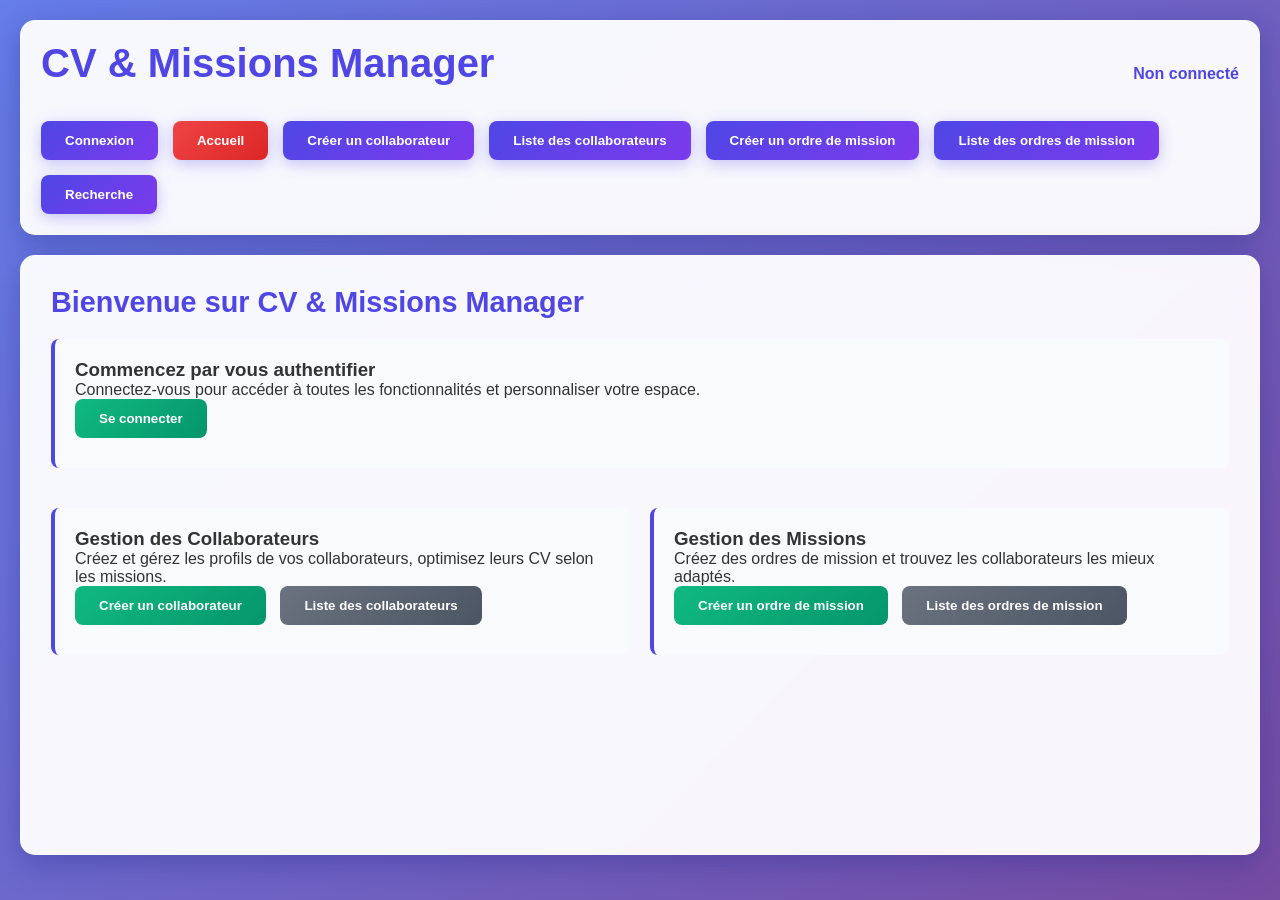
<file: docs/cv_manager_mockup.html>
<!DOCTYPE html>
<html lang="fr">
<head>
    <meta charset="UTF-8">
    <meta name="viewport" content="width=device-width, initial-scale=1.0">
    <title>CV & Missions Manager</title>
    <style>
        * {
            margin: 0;
            padding: 0;
            box-sizing: border-box;
        }

        body {
            font-family: 'Segoe UI', Tahoma, Geneva, Verdana, sans-serif;
            background: linear-gradient(135deg, #667eea 0%, #764ba2 100%);
            min-height: 100vh;
            color: #333;
        }

        .container {
            max-width: 1400px;
            margin: 0 auto;
            padding: 20px;
        }

        .header {
            background: rgba(255, 255, 255, 0.95);
            border-radius: 15px;
            padding: 20px;
            margin-bottom: 20px;
            box-shadow: 0 8px 32px rgba(31, 38, 135, 0.37);
            backdrop-filter: blur(4px);
            border: 1px solid rgba(255, 255, 255, 0.18);
        }

        .nav {
            display: flex;
            gap: 15px;
            flex-wrap: wrap;
            margin-top: 15px;
        }

        .nav-btn {
            background: linear-gradient(135deg, #4f46e5, #7c3aed);
            color: white;
            border: none;
            padding: 12px 24px;
            border-radius: 8px;
            cursor: pointer;
            font-weight: 600;
            transition: all 0.3s ease;
            box-shadow: 0 4px 15px rgba(79, 70, 229, 0.3);
        }

        .nav-btn:hover {
            transform: translateY(-2px);
            box-shadow: 0 6px 20px rgba(79, 70, 229, 0.4);
        }

        .nav-btn.active {
            background: linear-gradient(135deg, #ef4444, #dc2626);
        }

        .page {
            display: none;
            background: rgba(255, 255, 255, 0.95);
            border-radius: 15px;
            padding: 30px;
            box-shadow: 0 8px 32px rgba(31, 38, 135, 0.37);
            backdrop-filter: blur(4px);
            border: 1px solid rgba(255, 255, 255, 0.18);
            min-height: 600px;
        }

        .page.active {
            display: block;
        }

        h1 {
            color: #4f46e5;
            margin-bottom: 20px;
            font-size: 2.5em;
        }

        h2 {
            color: #4f46e5;
            margin-bottom: 20px;
            font-size: 1.8em;
        }

        .form-group {
            margin-bottom: 20px;
        }

        label {
            display: block;
            margin-bottom: 8px;
            font-weight: 600;
            color: #374151;
        }

        input, select, textarea {
            width: 100%;
            padding: 12px;
            border: 2px solid #e5e7eb;
            border-radius: 8px;
            font-size: 16px;
            transition: border-color 0.3s ease;
        }

        input:focus, select:focus, textarea:focus {
            outline: none;
            border-color: #4f46e5;
        }

        .btn {
            background: linear-gradient(135deg, #10b981, #059669);
            color: white;
            border: none;
            padding: 12px 24px;
            border-radius: 8px;
            cursor: pointer;
            font-weight: 600;
            margin-right: 10px;
            margin-bottom: 10px;
            transition: all 0.3s ease;
        }

        .btn:hover {
            transform: translateY(-2px);
            box-shadow: 0 4px 15px rgba(16, 185, 129, 0.3);
        }

        .btn-secondary {
            background: linear-gradient(135deg, #6b7280, #4b5563);
        }

        .btn-danger {
            background: linear-gradient(135deg, #ef4444, #dc2626);
        }

        .table {
            width: 100%;
            border-collapse: collapse;
            margin-top: 20px;
            background: white;
            border-radius: 8px;
            overflow: hidden;
            box-shadow: 0 4px 6px rgba(0, 0, 0, 0.1);
        }

        .table th {
            background: linear-gradient(135deg, #4f46e5, #7c3aed);
            color: white;
            padding: 15px;
            text-align: left;
            font-weight: 600;
        }

        .table td {
            padding: 15px;
            border-bottom: 1px solid #e5e7eb;
        }

        .table tr:hover {
            background: #f8fafc;
        }

        .card {
            background: #f8fafc;
            border-radius: 8px;
            padding: 20px;
            margin: 20px 0;
            border-left: 4px solid #4f46e5;
        }

        .two-columns {
            display: grid;
            grid-template-columns: 1fr 1fr;
            gap: 20px;
            margin-top: 20px;
        }

        .file-upload {
            border: 2px dashed #4f46e5;
            border-radius: 8px;
            padding: 40px;
            text-align: center;
            background: #f8fafc;
            margin: 20px 0;
        }

        .modal {
            display: none;
            position: fixed;
            top: 0;
            left: 0;
            width: 100%;
            height: 100%;
            background: rgba(0, 0, 0, 0.5);
            z-index: 1000;
        }

        .modal-content {
            background: white;
            margin: 5% auto;
            padding: 30px;
            border-radius: 15px;
            width: 80%;
            max-width: 600px;
            box-shadow: 0 20px 50px rgba(0, 0, 0, 0.3);
        }

        .close {
            float: right;
            font-size: 28px;
            font-weight: bold;
            cursor: pointer;
            color: #aaa;
        }

        .close:hover {
            color: #333;
        }

        .auth-form {
            max-width: 400px;
            margin: 0 auto;
            text-align: center;
        }

        .user-info {
            float: right;
            color: #4f46e5;
            font-weight: 600;
        }

        .skills-table {
            background: white;
            border-radius: 8px;
            padding: 20px;
            margin: 20px 0;
        }

        .progress-bar {
            width: 100%;
            height: 8px;
            background: #e5e7eb;
            border-radius: 4px;
            overflow: hidden;
        }

        .progress-fill {
            height: 100%;
            background: linear-gradient(90deg, #10b981, #059669);
            border-radius: 4px;
            transition: width 0.3s ease;
        }

        @media (max-width: 768px) {
            .two-columns {
                grid-template-columns: 1fr;
            }
            
            .nav {
                flex-direction: column;
            }
        }
    </style>
</head>
<body>
    <div class="container">
        <div class="header">
            <div style="display: flex; justify-content: space-between; align-items: center;">
                <h1>CV & Missions Manager</h1>
                <div class="user-info" id="userInfo">Non connecté</div>
            </div>
            <div class="nav">
                <button class="nav-btn" onclick="showAuth()">Connexion</button>
                <button class="nav-btn" onclick="showPage('home')">Accueil</button>
                <button class="nav-btn" onclick="showPage('create-collaborator')">Créer un collaborateur</button>
                <button class="nav-btn" onclick="showPage('list-collaborators')">Liste des collaborateurs</button>
                <button class="nav-btn" onclick="showPage('create-mission')">Créer un ordre de mission</button>
                <button class="nav-btn" onclick="showPage('list-missions')">Liste des ordres de mission</button>
                <button class="nav-btn" onclick="showPage('search')">Recherche</button>
            </div>
        </div>

        <!-- Page d'accueil -->
        <div class="page active" id="home">
            <h2>Bienvenue sur CV & Missions Manager</h2>
            <div class="card">
                <h3>Commencez par vous authentifier</h3>
                <p>Connectez-vous pour accéder à toutes les fonctionnalités et personnaliser votre espace.</p>
                <button class="btn" onclick="showAuth()">Se connecter</button>
            </div>
            
            <div class="two-columns">
                <div class="card">
                    <h3>Gestion des Collaborateurs</h3>
                    <p>Créez et gérez les profils de vos collaborateurs, optimisez leurs CV selon les missions.</p>
                    <button class="btn" onclick="showPage('create-collaborator')">Créer un collaborateur</button>
                    <button class="btn btn-secondary" onclick="showPage('list-collaborators')">Liste des collaborateurs</button>
                </div>
                
                <div class="card">
                    <h3>Gestion des Missions</h3>
                    <p>Créez des ordres de mission et trouvez les collaborateurs les mieux adaptés.</p>
                    <button class="btn" onclick="showPage('create-mission')">Créer un ordre de mission</button>
                    <button class="btn btn-secondary" onclick="showPage('list-missions')">Liste des ordres de mission</button>
                </div>
            </div>
        </div>

        <!-- Page Créer un collaborateur -->
        <div class="page" id="create-collaborator">
            <h2>Créer un collaborateur</h2>
            
            <div class="form-group">
                <label>Mode de création :</label>
                <select id="creationMode" onchange="toggleCreationMode()">
                    <option value="manual">Saisir manuellement</option>
                    <option value="import">Créer à partir d'un CV</option>
                </select>
            </div>

            <div id="manualForm">
                <div class="form-group">
                    <label>Nom :</label>
                    <input type="text" id="lastName" placeholder="Nom de famille">
                </div>
                
                <div class="form-group">
                    <label>Prénom :</label>
                    <input type="text" id="firstName" placeholder="Prénom">
                </div>
                
                <div class="form-group">
                    <label>Email :</label>
                    <input type="email" id="email" placeholder="email@example.com">
                </div>
                
                <div class="form-group">
                    <label>Téléphone :</label>
                    <input type="tel" id="phone" placeholder="0123456789">
                </div>
                
                <div class="form-group">
                    <label>Statut :</label>
                    <select id="status">
                        <option value="available">Disponible</option>
                        <option value="on-mission">En mission</option>
                    </select>
                </div>
                
                <div class="form-group">
                    <label>
                        <input type="checkbox" id="isProspect"> Prospect
                    </label>
                </div>
                
                <div class="file-upload">
                    <p>Glissez votre CV ici ou cliquez pour sélectionner</p>
                    <input type="file" accept=".pdf,.doc,.docx" style="margin-top: 10px;">
                </div>
            </div>

            <div id="importForm" style="display: none;">
                <div class="file-upload">
                    <h3>Importer un CV</h3>
                    <p>Glissez votre fichier CV (PDF/Word) ici ou cliquez pour sélectionner</p>
                    <input type="file" accept=".pdf,.doc,.docx" style="margin-top: 10px;">
                    <button class="btn" style="margin-top: 15px;">Importer collaborateur</button>
                </div>
                
                <div class="form-group">
                    <label>
                        <input type="checkbox" id="isProspectImport"> Prospect
                    </label>
                </div>
            </div>
            
            <button class="btn" onclick="createCollaborator()">Enregistrer le collaborateur</button>
        </div>

        <!-- Page Liste des collaborateurs -->
        <div class="page" id="list-collaborators">
            <h2>Liste des collaborateurs</h2>
            
            <div class="form-group">
                <input type="text" id="searchCollaborators" placeholder="Rechercher un collaborateur..." oninput="filterCollaborators()">
            </div>
            
            <table class="table">
                <thead>
                    <tr>
                        <th>Nom</th>
                        <th>Prénom</th>
                        <th>Email</th>
                        <th>Statut</th>
                        <th>Type</th>
                        <th>Actions</th>
                    </tr>
                </thead>
                <tbody id="collaboratorsTable">
                    <tr>
                        <td>Martin</td>
                        <td>Jean</td>
                        <td>jean.martin@email.com</td>
                        <td><span style="color: green;">Disponible</span></td>
                        <td>Collaborateur</td>
                        <td>
                            <button class="btn" onclick="showCollaboratorProfile('martin-jean')">Voir</button>
                            <button class="btn btn-danger" onclick="confirmDelete('martin-jean')">Supprimer</button>
                        </td>
                    </tr>
                    <tr>
                        <td>Dupont</td>
                        <td>Marie</td>
                        <td>marie.dupont@email.com</td>
                        <td><span style="color: orange;">En mission</span></td>
                        <td>Collaborateur</td>
                        <td>
                            <button class="btn" onclick="showCollaboratorProfile('dupont-marie')">Voir</button>
                            <button class="btn btn-danger" onclick="confirmDelete('dupont-marie')">Supprimer</button>
                        </td>
                    </tr>
                    <tr>
                        <td>Bernard</td>
                        <td>Paul</td>
                        <td>paul.bernard@email.com</td>
                        <td><span style="color: green;">Disponible</span></td>
                        <td><span style="color: blue;">Prospect</span></td>
                        <td>
                            <button class="btn" onclick="showCollaboratorProfile('bernard-paul')">Voir</button>
                            <button class="btn btn-danger" onclick="confirmDelete('bernard-paul')">Supprimer</button>
                        </td>
                    </tr>
                </tbody>
            </table>
        </div>

        <!-- Page Fiche collaborateur -->
        <div class="page" id="collaborator-profile">
            <h2>Fiche collaborateur - Jean Martin</h2>
            
            <div class="two-columns">
                <div class="card">
                    <h3>Informations personnelles</h3>
                    <div class="form-group">
                        <label>Nom :</label>
                        <input type="text" value="Martin">
                    </div>
                    <div class="form-group">
                        <label>Prénom :</label>
                        <input type="text" value="Jean">
                    </div>
                    <div class="form-group">
                        <label>Email :</label>
                        <input type="email" value="jean.martin@email.com">
                    </div>
                    <div class="form-group">
                        <label>Téléphone :</label>
                        <input type="tel" value="0123456789">
                    </div>
                </div>
                
                <div class="card">
                    <h3>Mission en cours</h3>
                    <p><strong>Aucune mission en cours</strong></p>
                    <p>Statut : <span style="color: green; font-weight: bold;">Disponible</span></p>
                    <button class="btn" onclick="showAssignMissionModal()" style="margin-top: 10px;">Affecter une mission</button>
                </div>
            </div>
            
            <div class="card">
                <h3>CV détaillé</h3>
                <div class="form-group">
                    <label>Titre :</label>
                    <input type="text" value="Développeur Full Stack">
                    <button class="btn btn-secondary">Éditer</button>
                    <button class="btn">Regénérer</button>
                </div>
                
                <div class="form-group">
                    <label>Expérience :</label>
                    <textarea rows="4">5 ans d'expérience en développement web avec React, Node.js et MongoDB. Expertise en architecture microservices et déploiement cloud.</textarea>
                    <button class="btn btn-secondary">Éditer</button>
                    <button class="btn">Regénérer</button>
                </div>
                
                <div class="form-group">
                    <label>Compétences :</label>
                    <textarea rows="3">JavaScript, React, Node.js, MongoDB, Docker, AWS, Git, Agile</textarea>
                    <button class="btn btn-secondary">Éditer</button>
                    <button class="btn">Regénérer</button>
                </div>
            </div>
            
            <div class="skills-table">
                <h3>Évaluation des compétences par l'IA</h3>
                <table class="table">
                    <thead>
                        <tr>
                            <th>Compétence</th>
                            <th>Niveau</th>
                            <th>Progression</th>
                        </tr>
                    </thead>
                    <tbody>
                        <tr>
                            <td>JavaScript</td>
                            <td>Expert (9/10)</td>
                            <td><div class="progress-bar"><div class="progress-fill" style="width: 90%"></div></div></td>
                        </tr>
                        <tr>
                            <td>React</td>
                            <td>Avancé (8/10)</td>
                            <td><div class="progress-bar"><div class="progress-fill" style="width: 80%"></div></div></td>
                        </tr>
                        <tr>
                            <td>Node.js</td>
                            <td>Avancé (7/10)</td>
                            <td><div class="progress-bar"><div class="progress-fill" style="width: 70%"></div></div></td>
                        </tr>
                        <tr>
                            <td>MongoDB</td>
                            <td>Intermédiaire (6/10)</td>
                            <td><div class="progress-bar"><div class="progress-fill" style="width: 60%"></div></div></td>
                        </tr>
                    </tbody>
                </table>
            </div>
            
            <div class="card">
                <h3>Versions du CV</h3>
                <table class="table">
                    <thead>
                        <tr>
                            <th>Nom</th>
                            <th>Date</th>
                            <th>Mission</th>
                            <th>Actions</th>
                        </tr>
                    </thead>
                    <tbody>
                        <tr>
                            <td>CV Original</td>
                            <td>2024-01-15</td>
                            <td>-</td>
                            <td><button class="btn">Télécharger</button></td>
                        </tr>
                        <tr>
                            <td>CV Optimisé Backend</td>
                            <td>2024-02-20</td>
                            <td>Développeur Backend Senior</td>
                            <td><button class="btn">Télécharger</button></td>
                        </tr>
                    </tbody>
                </table>
            </div>
            
            <div style="margin-top: 30px;">
                <button class="btn">Télécharger le CV au format UTI</button>
                <button class="btn">Envoyer le CV par mail</button>
                <button class="btn" onclick="showMissionOptimization()">Optimiser le CV pour un ordre de mission</button>
                <button class="btn">Ajouter une nouvelle expérience</button>
            </div>
        </div>

        <!-- Page Créer un ordre de mission -->
        <div class="page" id="create-mission">
            <h2>Créer un ordre de mission</h2>
            
            <div class="form-group">
                <label>Client :</label>
                <select id="clientSelect">
                    <option value="">Sélectionner un client existant</option>
                    <option value="client1">TechCorp SA</option>
                    <option value="client2">Innovation Labs</option>
                    <option value="client3">Digital Solutions</option>
                </select>
                <button class="btn btn-secondary" onclick="showNewClientForm()">Créer un nouveau client</button>
            </div>
            
            <div id="newClientForm" style="display: none;">
                <div class="form-group">
                    <label>Nom du nouveau client :</label>
                    <input type="text" id="newClientName" placeholder="Nom de l'entreprise">
                </div>
            </div>
            
            <div class="form-group">
                <label>Intitulé de mission :</label>
                <input type="text" id="missionTitle" placeholder="Ex: Développeur Full Stack Senior">
            </div>
            
            <div class="form-group">
                <label>Descriptif de mission :</label>
                <textarea id="missionDescription" rows="8" placeholder="Décrivez en détail la mission, les compétences requises, l'environnement technique, les responsabilités..."></textarea>
            </div>
            
            <button class="btn" onclick="createMission()">Créer l'ordre de mission</button>
        </div>

        <!-- Page Liste des ordres de mission -->
        <div class="page" id="list-missions">
            <h2>Liste des ordres de mission</h2>
            
            <div class="form-group">
                <input type="text" id="searchMissions" placeholder="Rechercher une mission..." oninput="filterMissions()">
            </div>
            
            <table class="table">
                <thead>
                    <tr>
                        <th>Intitulé</th>
                        <th>Client</th>
                        <th>Date de création</th>
                        <th>Statut</th>
                        <th>Actions</th>
                    </tr>
                </thead>
                <tbody id="missionsTable">
                    <tr>
                        <td>Développeur Backend Senior</td>
                        <td>TechCorp SA</td>
                        <td>2024-02-15</td>
                        <td><span style="color: green;">Ouverte</span></td>
                        <td><button class="btn" onclick="showMissionProfile('mission1')">Voir</button></td>
                    </tr>
                    <tr>
                        <td>Chef de projet Digital</td>
                        <td>Innovation Labs</td>
                        <td>2024-02-10</td>
                        <td><span style="color: orange;">En cours</span></td>
                        <td><button class="btn" onclick="showMissionProfile('mission2')">Voir</button></td>
                    </tr>
                    <tr>
                        <td>Développeur Frontend React</td>
                        <td>Digital Solutions</td>
                        <td>2024-02-05</td>
                        <td><span style="color: green;">Ouverte</span></td>
                        <td><button class="btn" onclick="showMissionProfile('mission3')">Voir</button></td>
                    </tr>
                </tbody>
            </table>
        </div>

        <!-- Page Ordre de mission -->
        <div class="page" id="mission-profile">
            <h2>Ordre de mission - Développeur Backend Senior</h2>
            
            <div class="card">
                <h3>Informations de la mission</h3>
                <div class="form-group">
                    <label>Client :</label>
                    <input type="text" value="TechCorp SA">
                </div>
                
                <div class="form-group">
                    <label>Intitulé :</label>
                    <input type="text" value="Développeur Backend Senior">
                </div>
                
                <div class="form-group">
                    <label>Descriptif :</label>
                    <textarea rows="6">Nous recherchons un développeur backend senior pour rejoindre notre équipe technique. Le candidat idéal maîtrise Node.js, Python, et les bases de données SQL/NoSQL. Expérience requise en architecture microservices et déploiement cloud (AWS/Azure). Minimum 5 ans d'expérience dans le développement web.</textarea>
                </div>
            </div>
            
            <div class="skills-table">
                <h3>Compétences demandées (analysées par l'IA)</h3>
                <table class="table">
                    <thead>
                        <tr>
                            <th>Compétence</th>
                            <th>Niveau requis</th>
                            <th>Priorité</th>
                        </tr>
                    </thead>
                    <tbody>
                        <tr>
                            <td>Node.js</td>
                            <td>Expert (8/10)</td>
                            <td><span style="color: red; font-weight: bold;">Critique</span></td>
                        </tr>
                        <tr>
                            <td>Python</td>
                            <td>Avancé (7/10)</td>
                            <td><span style="color: red; font-weight: bold;">Critique</span></td>
                        </tr>
                        <tr>
                            <td>SQL/NoSQL</td>
                            <td>Avancé (7/10)</td>
                            <td><span style="color: orange; font-weight: bold;">Important</span></td>
                        </tr>
                        <tr>
                            <td>Architecture Microservices</td>
                            <td>Intermédiaire (6/10)</td>
                            <td><span style="color: orange; font-weight: bold;">Important</span></td>
                        </tr>
                        <tr>
                            <td>AWS/Azure</td>
                            <td>Intermédiaire (6/10)</td>
                            <td><span style="color: green; font-weight: bold;">Souhaitable</span></td>
                        </tr>
                    </tbody>
                </table>
            </div>
            
            <div style="margin-top: 30px;">
                <button class="btn">Associer un collaborateur</button>
                <button class="btn" onclick="searchCollaboratorForMission()">Rechercher un collaborateur</button>
            </div>
        </div>

        <!-- Page Recherche -->
        <div class="page" id="search">
            <h2>Recherche globale</h2>
            
            <div class="form-group">
                <input type="text" id="globalSearch" placeholder="Rechercher dans les collaborateurs et missions...">
                <button class="btn" onclick="performGlobalSearch()">Rechercher</button>
            </div>
            
            <div id="searchResults" style="margin-top: 30px;">
                <h3>Résultats de recherche</h3>
                <p><em>Saisissez des mots-clés pour effectuer une recherche...</em></p>
            </div>
        </div>
    </div>

    <!-- Modal d'authentification -->
    <div id="authModal" class="modal">
        <div class="modal-content">
            <span class="close" onclick="closeAuth()">&times;</span>
            <div class="auth-form">
                <h2>Connexion</h2>
                <div class="form-group">
                    <label>Email :</label>
                    <input type="email" id="authEmail" placeholder="votre@email.com">
                </div>
                <div class="form-group">
                    <label>Mot de passe :</label>
                    <input type="password" id="authPassword" placeholder="••••••••">
                </div>
                <button class="btn" onclick="login()">Se connecter</button>
            </div>
        </div>
    </div>

    <!-- Modal d'optimisation de CV -->
    <div id="cvOptimizationModal" class="modal">
        <div class="modal-content" style="width: 90%; max-width: 1000px;">
            <span class="close" onclick="closeCvOptimization()">&times;</span>
            <h2>Optimiser le CV pour une mission</h2>
            
            <div class="form-group">
                <label>Rechercher une mission :</label>
                <input type="text" placeholder="Tapez le nom d'une mission...">
                <button class="btn">Créer un ordre de mission</button>
            </div>
            
            <div class="two-columns" style="margin-top: 20px;">
                <div class="card">
                    <h3>CV Actuel</h3>
                    <div style="background: #f8fafc; padding: 15px; border-radius: 8px; height: 300px; overflow-y: auto;">
                        <h4>Jean Martin - Développeur Full Stack</h4>
                        <p><strong>Expérience :</strong> 5 ans d'expérience en développement web avec React, Node.js et MongoDB. Expertise en architecture microservices et déploiement cloud.</p>
                        <p><strong>Compétences :</strong> JavaScript, React, Node.js, MongoDB, Docker, AWS, Git, Agile</p>
                        <p><strong>Formation :</strong> Master en Informatique</p>
                    </div>
                </div>
                
                <div class="card">
                    <h3>CV Optimisé (Backend Senior)</h3>
                    <div style="background: #ecfdf5; padding: 15px; border-radius: 8px; height: 300px; overflow-y: auto;">
                        <h4>Jean Martin - Développeur Backend Senior</h4>
                        <p><strong>Expérience :</strong> 5 ans d'expertise en développement backend avec Node.js, Python et bases de données SQL/NoSQL. Spécialiste en architecture microservices, APIs REST et déploiement cloud AWS.</p>
                        <p><strong>Compétences techniques :</strong> Node.js, Python, PostgreSQL, MongoDB, Redis, Docker, Kubernetes, AWS (EC2, RDS, Lambda), Microservices, REST APIs</p>
                        <p><strong>Formation :</strong> Master en Informatique, Certifications AWS</p>
                    </div>
                </div>
            </div>
            
            <div style="text-align: center; margin-top: 20px;">
                <button class="btn">Télécharger le CV optimisé</button>
                <button class="btn">Envoyer le CV optimisé par mail</button>
                <button class="btn btn-secondary" onclick="closeCvOptimization()">Fermer</button>
            </div>
        </div>
    </div>

    <!-- Modal de recherche de collaborateur -->
    <div id="collaboratorSearchModal" class="modal">
        <div class="modal-content" style="width: 90%; max-width: 1000px;">
            <span class="close" onclick="closeCollaboratorSearch()">&times;</span>
            <h2>Rechercher un collaborateur pour la mission</h2>
            
            <div class="form-group">
                <label>
                    <input type="checkbox" id="availableOnly" checked> Rechercher uniquement parmi les collaborateurs disponibles
                </label>
            </div>
            
            <table class="table">
                <thead>
                    <tr>
                        <th>Collaborateur</th>
                        <th>Compatibilité IA</th>
                        <th>Compétences clés</th>
                        <th>Statut</th>
                        <th>Actions</th>
                    </tr>
                </thead>
                <tbody>
                    <tr style="background: #ecfdf5;">
                        <td><strong>Jean Martin</strong><br>jean.martin@email.com</td>
                        <td><span style="color: green; font-weight: bold;">95%</span><br><small>Excellent match pour Node.js et architecture microservices</small></td>
                        <td>Node.js (9/10), JavaScript (9/10), MongoDB (6/10)</td>
                        <td><span style="color: green;">Disponible</span></td>
                        <td><button class="btn">Voir profil</button></td>
                    </tr>
                    <tr style="background: #fefce8;">
                        <td><strong>Paul Bernard</strong><br>paul.bernard@email.com</td>
                        <td><span style="color: orange; font-weight: bold;">78%</span><br><small>Bon match mais manque d'expérience en Python</small></td>
                        <td>Node.js (7/10), JavaScript (8/10), SQL (7/10)</td>
                        <td><span style="color: green;">Disponible</span></td>
                        <td><button class="btn">Voir profil</button></td>
                    </tr>
                    <tr style="background: #fef2f2;">
                        <td><strong>Marie Dupont</strong><br>marie.dupont@email.com</td>
                        <td><span style="color: red; font-weight: bold;">45%</span><br><small>Profil plutôt frontend, manque de compétences backend</small></td>
                        <td>React (9/10), JavaScript (8/10), CSS (8/10)</td>
                        <td><span style="color: orange;">En mission</span></td>
                        <td><button class="btn">Voir profil</button></td>
                    </tr>
                </tbody>
            </table>
            
            <div style="text-align: center; margin-top: 20px;">
                <button class="btn btn-secondary" onclick="closeCollaboratorSearch()">Fermer</button>
            </div>
        </div>
    </div>

    <!-- Modal d'affectation de mission -->
    <div id="assignMissionModal" class="modal">
        <div class="modal-content" style="width: 90%; max-width: 900px;">
            <span class="close" onclick="closeAssignMissionModal()">&times;</span>
            <h2>Affecter une mission à Jean Martin</h2>
            
            <div class="form-group">
                <input type="text" id="searchAvailableMissions" placeholder="Rechercher une mission disponible..." oninput="filterAvailableMissions()">
            </div>
            
            <table class="table" id="availableMissionsTable">
                <thead>
                    <tr>
                        <th>Intitulé</th>
                        <th>Client</th>
                        <th>Compatibilité IA</th>
                        <th>Date limite</th>
                        <th>Actions</th>
                    </tr>
                </thead>
                <tbody>
                    <tr style="background: #ecfdf5;">
                        <td>
                            <strong>Développeur Backend Senior</strong><br>
                            <small>Node.js, Python, Architecture microservices</small>
                        </td>
                        <td>TechCorp SA</td>
                        <td><span style="color: green; font-weight: bold;">95%</span><br><small>Excellent match</small></td>
                        <td>15/03/2024</td>
                        <td><button class="btn" onclick="assignMissionToCollaborator('mission1')">Affecter</button></td>
                    </tr>
                    <tr style="background: #fefce8;">
                        <td>
                            <strong>Développeur Full Stack</strong><br>
                            <small>React, Node.js, MongoDB</small>
                        </td>
                        <td>StartUp Innovation</td>
                        <td><span style="color: orange; font-weight: bold;">85%</span><br><small>Très bon match</small></td>
                        <td>20/03/2024</td>
                        <td><button class="btn" onclick="assignMissionToCollaborator('mission4')">Affecter</button></td>
                    </tr>
                    <tr style="background: #fef2f2;">
                        <td>
                            <strong>Développeur Frontend React</strong><br>
                            <small>React, TypeScript, CSS</small>
                        </td>
                        <td>Digital Solutions</td>
                        <td><span style="color: red; font-weight: bold;">60%</span><br><small>Match partiel</small></td>
                        <td>10/03/2024</td>
                        <td><button class="btn" onclick="assignMissionToCollaborator('mission3')">Affecter</button></td>
                    </tr>
                    <tr>
                        <td>
                            <strong>Chef de projet technique</strong><br>
                            <small>Gestion d'équipe, Architecture</small>
                        </td>
                        <td>Corp Industrie</td>
                        <td><span style="color: gray; font-weight: bold;">40%</span><br><small>Profil différent</small></td>
                        <td>25/03/2024</td>
                        <td><button class="btn" onclick="assignMissionToCollaborator('mission5')">Affecter</button></td>
                    </tr>
                </tbody>
            </table>
            
            <div style="text-align: center; margin-top: 20px;">
                <button class="btn btn-secondary" onclick="closeAssignMissionModal()">Annuler</button>
            </div>
        </div>
    </div>

    <!-- Modal de confirmation d'affectation -->
    <div id="confirmAssignModal" class="modal">
        <div class="modal-content">
            <span class="close" onclick="closeConfirmAssign()">&times;</span>
            <h2>Confirmer l'affectation</h2>
            <div id="assignmentDetails">
                <p>Êtes-vous sûr de vouloir affecter <strong>Jean Martin</strong> à la mission :</p>
                <div class="card" style="margin: 15px 0;">
                    <h4 id="selectedMissionTitle">Développeur Backend Senior</h4>
                    <p><strong>Client :</strong> <span id="selectedMissionClient">TechCorp SA</span></p>
                    <p><strong>Compatibilité :</strong> <span id="selectedMissionMatch">95%</span></p>
                </div>
            </div>
            <div style="text-align: center; margin-top: 20px;">
                <button class="btn" onclick="confirmAssignment()">Confirmer l'affectation</button>
                <button class="btn btn-secondary" onclick="closeConfirmAssign()">Annuler</button>
            </div>
        </div>
    </div>
    <div id="confirmModal" class="modal">
        <div class="modal-content">
            <span class="close" onclick="closeConfirm()">&times;</span>
            <h2>Confirmer la suppression</h2>
            <p>Êtes-vous sûr de vouloir supprimer ce collaborateur ? Cette action est irréversible.</p>
            <div style="text-align: center; margin-top: 20px;">
                <button class="btn btn-danger" onclick="deleteCollaborator()">Supprimer</button>
                <button class="btn btn-secondary" onclick="closeConfirm()">Annuler</button>
            </div>
        </div>
    </div>

    <script>
        let currentUser = null;
        let currentCollaboratorToDelete = null;
        let selectedMissionForAssignment = null;

        function showPage(pageId) {
            // Cacher toutes les pages
            const pages = document.querySelectorAll('.page');
            pages.forEach(page => page.classList.remove('active'));
            
            // Afficher la page demandée
            document.getElementById(pageId).classList.add('active');
            
            // Mettre à jour les boutons de navigation
            const navBtns = document.querySelectorAll('.nav-btn');
            navBtns.forEach(btn => btn.classList.remove('active'));
            
            // Marquer le bouton actif (simple approximation)
            if (pageId === 'home') {
                navBtns[1].classList.add('active');
            }
        }

        function showAuth() {
            document.getElementById('authModal').style.display = 'block';
        }

        function closeAuth() {
            document.getElementById('authModal').style.display = 'none';
        }

        function login() {
            const email = document.getElementById('authEmail').value;
            const password = document.getElementById('authPassword').value;
            
            if (email && password) {
                currentUser = {
                    email: email,
                    name: email.split('@')[0]
                };
                
                document.getElementById('userInfo').textContent = `Connecté : ${currentUser.name}`;
                closeAuth();
                
                // Simuler une notification de succès
                alert('Connexion réussie !');
            } else {
                alert('Veuillez remplir tous les champs');
            }
        }

        function toggleCreationMode() {
            const mode = document.getElementById('creationMode').value;
            const manualForm = document.getElementById('manualForm');
            const importForm = document.getElementById('importForm');
            
            if (mode === 'manual') {
                manualForm.style.display = 'block';
                importForm.style.display = 'none';
            } else {
                manualForm.style.display = 'none';
                importForm.style.display = 'block';
            }
        }

        function createCollaborator() {
            const mode = document.getElementById('creationMode').value;
            let name, firstName;
            
            if (mode === 'manual') {
                name = document.getElementById('lastName').value;
                firstName = document.getElementById('firstName').value;
            } else {
                // Simulation d'import de CV
                name = "Nouveau";
                firstName = "Collaborateur";
            }
            
            if (name && firstName) {
                alert('Collaborateur créé avec succès !');
                showCollaboratorProfile('new-collaborator');
            } else {
                alert('Veuillez remplir les champs obligatoires');
            }
        }

        function showCollaboratorProfile(collaboratorId) {
            showPage('collaborator-profile');
            
            // Ici on pourrait charger les données spécifiques au collaborateur
            // En fonction de collaboratorId
        }

        function confirmDelete(collaboratorId) {
            currentCollaboratorToDelete = collaboratorId;
            document.getElementById('confirmModal').style.display = 'block';
        }

        function closeConfirm() {
            document.getElementById('confirmModal').style.display = 'none';
            currentCollaboratorToDelete = null;
        }

        function deleteCollaborator() {
            if (currentCollaboratorToDelete) {
                // Simuler la suppression
                alert('Collaborateur supprimé !');
                closeConfirm();
                
                // Retourner à la liste
                showPage('list-collaborators');
            }
        }

        function showMissionOptimization() {
            document.getElementById('cvOptimizationModal').style.display = 'block';
        }

        function closeCvOptimization() {
            document.getElementById('cvOptimizationModal').style.display = 'none';
        }

        function showAssignMissionModal() {
            document.getElementById('assignMissionModal').style.display = 'block';
        }

        function closeAssignMissionModal() {
            document.getElementById('assignMissionModal').style.display = 'none';
        }

        function filterAvailableMissions() {
            const search = document.getElementById('searchAvailableMissions').value.toLowerCase();
            const table = document.getElementById('availableMissionsTable').getElementsByTagName('tbody')[0];
            const rows = table.getElementsByTagName('tr');
            
            for (let i = 0; i < rows.length; i++) {
                const row = rows[i];
                const text = row.textContent.toLowerCase();
                
                if (text.includes(search)) {
                    row.style.display = '';
                } else {
                    row.style.display = 'none';
                }
            }
        }

        function assignMissionToCollaborator(missionId) {
            // Données simulées des missions
            const missions = {
                'mission1': {
                    title: 'Développeur Backend Senior',
                    client: 'TechCorp SA',
                    match: '95%'
                },
                'mission4': {
                    title: 'Développeur Full Stack',
                    client: 'StartUp Innovation',
                    match: '85%'
                },
                'mission3': {
                    title: 'Développeur Frontend React',
                    client: 'Digital Solutions',
                    match: '60%'
                },
                'mission5': {
                    title: 'Chef de projet technique',
                    client: 'Corp Industrie',
                    match: '40%'
                }
            };
            
            selectedMissionForAssignment = missions[missionId];
            
            if (selectedMissionForAssignment) {
                // Remplir les détails dans la modal de confirmation
                document.getElementById('selectedMissionTitle').textContent = selectedMissionForAssignment.title;
                document.getElementById('selectedMissionClient').textContent = selectedMissionForAssignment.client;
                document.getElementById('selectedMissionMatch').textContent = selectedMissionForAssignment.match;
                
                // Fermer la modal d'affectation et ouvrir la confirmation
                closeAssignMissionModal();
                document.getElementById('confirmAssignModal').style.display = 'block';
            }
        }

        function closeConfirmAssign() {
            document.getElementById('confirmAssignModal').style.display = 'none';
            selectedMissionForAssignment = null;
        }

        function confirmAssignment() {
            if (selectedMissionForAssignment) {
                // Simuler l'affectation
                alert(`Mission "${selectedMissionForAssignment.title}" affectée avec succès à Jean Martin !`);
                
                // Mettre à jour l'interface pour montrer la mission affectée
                const missionCard = document.querySelector('#collaborator-profile .card h3');
                if (missionCard && missionCard.textContent === 'Mission en cours') {
                    const card = missionCard.parentElement;
                    card.innerHTML = `
                        <h3>Mission en cours</h3>
                        <p><strong>${selectedMissionForAssignment.title}</strong></p>
                        <p><strong>Client :</strong> ${selectedMissionForAssignment.client}</p>
                        <p>Statut : <span style="color: orange; font-weight: bold;">En mission</span></p>
                        <button class="btn btn-danger" style="margin-top: 10px;">Retirer de la mission</button>
                    `;
                }
                
                closeConfirmAssign();
            }
        }

        function showPage(pageId) {
            // Cacher toutes les pages
            const pages = document.querySelectorAll('.page');
            pages.forEach(page => page.classList.remove('active'));
            
            // Afficher la page demandée
            document.getElementById(pageId).classList.add('active');
            
            // Mettre à jour les boutons de navigation
            const navBtns = document.querySelectorAll('.nav-btn');
            navBtns.forEach(btn => btn.classList.remove('active'));
            
            // Marquer le bouton actif (simple approximation)
            if (pageId === 'home') {
                navBtns[1].classList.add('active');
            }
        }

        function showAuth() {
            document.getElementById('authModal').style.display = 'block';
        }

        function closeAuth() {
            document.getElementById('authModal').style.display = 'none';
        }

        function login() {
            const email = document.getElementById('authEmail').value;
            const password = document.getElementById('authPassword').value;
            
            if (email && password) {
                currentUser = {
                    email: email,
                    name: email.split('@')[0]
                };
                
                document.getElementById('userInfo').textContent = `Connecté : ${currentUser.name}`;
                closeAuth();
                
                // Simuler une notification de succès
                alert('Connexion réussie !');
            } else {
                alert('Veuillez remplir tous les champs');
            }
        }

        function toggleCreationMode() {
            const mode = document.getElementById('creationMode').value;
            const manualForm = document.getElementById('manualForm');
            const importForm = document.getElementById('importForm');
            
            if (mode === 'manual') {
                manualForm.style.display = 'block';
                importForm.style.display = 'none';
            } else {
                manualForm.style.display = 'none';
                importForm.style.display = 'block';
            }
        }

        function createCollaborator() {
            const mode = document.getElementById('creationMode').value;
            let name, firstName;
            
            if (mode === 'manual') {
                name = document.getElementById('lastName').value;
                firstName = document.getElementById('firstName').value;
            } else {
                // Simulation d'import de CV
                name = "Nouveau";
                firstName = "Collaborateur";
            }
            
            if (name && firstName) {
                alert('Collaborateur créé avec succès !');
                showCollaboratorProfile('new-collaborator');
            } else {
                alert('Veuillez remplir les champs obligatoires');
            }
        }

        function showCollaboratorProfile(collaboratorId) {
            showPage('collaborator-profile');
            
            // Ici on pourrait charger les données spécifiques au collaborateur
            // En fonction de collaboratorId
        }

        function confirmDelete(collaboratorId) {
            currentCollaboratorToDelete = collaboratorId;
            document.getElementById('confirmModal').style.display = 'block';
        }

        function closeConfirm() {
            document.getElementById('confirmModal').style.display = 'none';
            currentCollaboratorToDelete = null;
        }

        function deleteCollaborator() {
            if (currentCollaboratorToDelete) {
                // Simuler la suppression
                alert('Collaborateur supprimé !');
                closeConfirm();
                
                // Retourner à la liste
                showPage('list-collaborators');
            }
        }

        function showMissionOptimization() {
            document.getElementById('cvOptimizationModal').style.display = 'block';
        }

        function closeCvOptimization() {
            document.getElementById('cvOptimizationModal').style.display = 'none';
        }

        function showNewClientForm() {
            const form = document.getElementById('newClientForm');
            form.style.display = form.style.display === 'none' ? 'block' : 'none';
        }

        function createMission() {
            const title = document.getElementById('missionTitle').value;
            const description = document.getElementById('missionDescription').value;
            
            if (title && description) {
                alert('Ordre de mission créé avec succès ! L\'IA a analysé les compétences requises.');
                showMissionProfile('new-mission');
            } else {
                alert('Veuillez remplir tous les champs obligatoires');
            }
        }

        function showMissionProfile(missionId) {
            showPage('mission-profile');
        }

        function searchCollaboratorForMission() {
            document.getElementById('collaboratorSearchModal').style.display = 'block';
        }

        function closeCollaboratorSearch() {
            document.getElementById('collaboratorSearchModal').style.display = 'none';
        }

        function filterCollaborators() {
            const search = document.getElementById('searchCollaborators').value.toLowerCase();
            const table = document.getElementById('collaboratorsTable');
            const rows = table.getElementsByTagName('tr');
            
            for (let i = 0; i < rows.length; i++) {
                const row = rows[i];
                const text = row.textContent.toLowerCase();
                
                if (text.includes(search)) {
                    row.style.display = '';
                } else {
                    row.style.display = 'none';
                }
            }
        }

        function filterMissions() {
            const search = document.getElementById('searchMissions').value.toLowerCase();
            const table = document.getElementById('missionsTable');
            const rows = table.getElementsByTagName('tr');
            
            for (let i = 0; i < rows.length; i++) {
                const row = rows[i];
                const text = row.textContent.toLowerCase();
                
                if (text.includes(search)) {
                    row.style.display = '';
                } else {
                    row.style.display = 'none';
                }
            }
        }

        function performGlobalSearch() {
            const query = document.getElementById('globalSearch').value;
            const resultsDiv = document.getElementById('searchResults');
            
            if (query.trim()) {
                // Simulation de résultats de recherche
                resultsDiv.innerHTML = `
                    <h3>Résultats pour "${query}"</h3>
                    <div class="card" onclick="showCollaboratorProfile('martin-jean')" style="cursor: pointer;">
                        <h4>👤 Jean Martin (Collaborateur)</h4>
                        <p><strong>Pertinence :</strong> Correspond à "${query}" dans ses compétences JavaScript et React</p>
                        <p><strong>Statut :</strong> Disponible</p>
                    </div>
                    <div class="card" onclick="showMissionProfile('mission1')" style="cursor: pointer;">
                        <h4>📋 Développeur Backend Senior (Mission)</h4>
                        <p><strong>Pertinence :</strong> Mission recherchant des compétences en "${query}"</p>
                        <p><strong>Client :</strong> TechCorp SA</p>
                    </div>
                `;
            } else {
                resultsDiv.innerHTML = '<p><em>Saisissez des mots-clés pour effectuer une recherche...</em></p>';
            }
        }

        // Fermer les modales en cliquant à l'extérieur
        window.onclick = function(event) {
            const modals = document.querySelectorAll('.modal');
            modals.forEach(modal => {
                if (event.target === modal) {
                    modal.style.display = 'none';
                }
            });
        }

        // Initialisation
        document.addEventListener('DOMContentLoaded', function() {
            showPage('home');
        });
    </script>
</body>
</html>
</file>
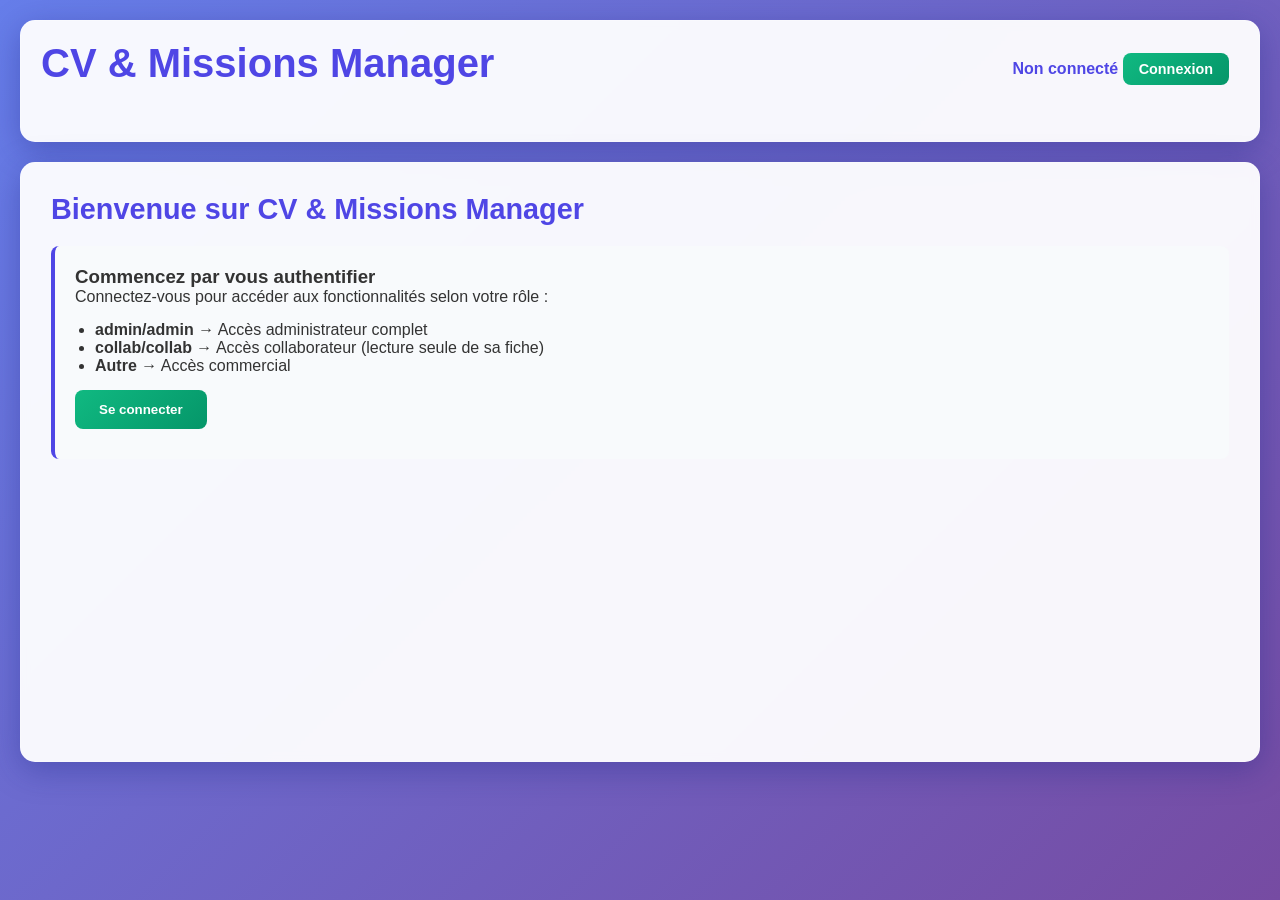
<file: docs/cv_manager_mockup_2.html>
<!DOCTYPE html>
<html lang="fr">
<head>
    <meta charset="UTF-8">
    <meta name="viewport" content="width=device-width, initial-scale=1.0">
    <title>CV & Missions Manager</title>
    <style>
        * {
            margin: 0;
            padding: 0;
            box-sizing: border-box;
        }

        body {
            font-family: 'Segoe UI', Tahoma, Geneva, Verdana, sans-serif;
            background: linear-gradient(135deg, #667eea 0%, #764ba2 100%);
            min-height: 100vh;
            color: #333;
        }

        .container {
            max-width: 1400px;
            margin: 0 auto;
            padding: 20px;
        }

        .header {
            background: rgba(255, 255, 255, 0.95);
            border-radius: 15px;
            padding: 20px;
            margin-bottom: 20px;
            box-shadow: 0 8px 32px rgba(31, 38, 135, 0.37);
            backdrop-filter: blur(4px);
            border: 1px solid rgba(255, 255, 255, 0.18);
        }

        .nav {
            display: flex;
            gap: 10px;
            flex-wrap: wrap;
            margin-top: 15px;
        }

        .nav-btn {
            background: linear-gradient(135deg, #4f46e5, #7c3aed);
            color: white;
            border: none;
            padding: 10px 18px;
            border-radius: 8px;
            cursor: pointer;
            font-weight: 600;
            font-size: 0.9em;
            transition: all 0.3s ease;
            box-shadow: 0 4px 15px rgba(79, 70, 229, 0.3);
        }

        .nav-btn:hover {
            transform: translateY(-2px);
            box-shadow: 0 6px 20px rgba(79, 70, 229, 0.4);
        }

        .nav-btn.active {
            background: linear-gradient(135deg, #ef4444, #dc2626);
        }

        .nav-btn:disabled {
            background: #6b7280;
            cursor: not-allowed;
            transform: none;
            box-shadow: none;
        }

        .page {
            display: none;
            background: rgba(255, 255, 255, 0.95);
            border-radius: 15px;
            padding: 30px;
            box-shadow: 0 8px 32px rgba(31, 38, 135, 0.37);
            backdrop-filter: blur(4px);
            border: 1px solid rgba(255, 255, 255, 0.18);
            min-height: 600px;
        }

        .page.active {
            display: block;
        }

        h1 {
            color: #4f46e5;
            margin-bottom: 20px;
            font-size: 2.5em;
        }

        h2 {
            color: #4f46e5;
            margin-bottom: 20px;
            font-size: 1.8em;
        }

        .form-group {
            margin-bottom: 20px;
        }

        label {
            display: block;
            margin-bottom: 8px;
            font-weight: 600;
            color: #374151;
        }

        input, select, textarea {
            width: 100%;
            padding: 12px;
            border: 2px solid #e5e7eb;
            border-radius: 8px;
            font-size: 16px;
            transition: border-color 0.3s ease;
        }

        input:focus, select:focus, textarea:focus {
            outline: none;
            border-color: #4f46e5;
        }

        input:read-only {
            background-color: #f9fafb;
            cursor: not-allowed;
        }

        .btn {
            background: linear-gradient(135deg, #10b981, #059669);
            color: white;
            border: none;
            padding: 12px 24px;
            border-radius: 8px;
            cursor: pointer;
            font-weight: 600;
            margin-right: 10px;
            margin-bottom: 10px;
            transition: all 0.3s ease;
        }

        .btn:hover {
            transform: translateY(-2px);
            box-shadow: 0 4px 15px rgba(16, 185, 129, 0.3);
        }

        .btn-secondary {
            background: linear-gradient(135deg, #6b7280, #4b5563);
        }

        .btn-danger {
            background: linear-gradient(135deg, #ef4444, #dc2626);
        }

        .btn-small {
            padding: 8px 16px;
            font-size: 0.9em;
        }

        .table {
            width: 100%;
            border-collapse: collapse;
            margin-top: 20px;
            background: white;
            border-radius: 8px;
            overflow: hidden;
            box-shadow: 0 4px 6px rgba(0, 0, 0, 0.1);
        }

        .table th {
            background: linear-gradient(135deg, #4f46e5, #7c3aed);
            color: white;
            padding: 15px;
            text-align: left;
            font-weight: 600;
        }

        .table td {
            padding: 15px;
            border-bottom: 1px solid #e5e7eb;
        }

        .table tr:hover {
            background: #f8fafc;
        }

        .card {
            background: #f8fafc;
            border-radius: 8px;
            padding: 20px;
            margin: 20px 0;
            border-left: 4px solid #4f46e5;
        }

        .two-columns {
            display: grid;
            grid-template-columns: 1fr 1fr;
            gap: 20px;
            margin-top: 20px;
        }

        .file-upload {
            border: 2px dashed #4f46e5;
            border-radius: 8px;
            padding: 40px;
            text-align: center;
            background: #f8fafc;
            margin: 20px 0;
        }

        .modal {
            display: none;
            position: fixed;
            top: 0;
            left: 0;
            width: 100%;
            height: 100%;
            background: rgba(0, 0, 0, 0.5);
            z-index: 1000;
        }

        .modal-content {
            background: white;
            margin: 3% auto;
            padding: 30px;
            border-radius: 15px;
            width: 80%;
            max-width: 600px;
            box-shadow: 0 20px 50px rgba(0, 0, 0, 0.3);
            max-height: 85vh;
            overflow-y: auto;
        }

        .modal-content.large {
            max-width: 1000px;
            width: 90%;
        }

        .close {
            float: right;
            font-size: 28px;
            font-weight: bold;
            cursor: pointer;
            color: #aaa;
        }

        .close:hover {
            color: #333;
        }

        .auth-form {
            max-width: 400px;
            margin: 0 auto;
            text-align: center;
        }

        .user-info {
            float: right;
            color: #4f46e5;
            font-weight: 600;
        }

        .user-role {
            background: linear-gradient(135deg, #10b981, #059669);
            color: white;
            padding: 4px 12px;
            border-radius: 15px;
            font-size: 0.8em;
            margin-left: 10px;
        }

        .user-role.admin {
            background: linear-gradient(135deg, #ef4444, #dc2626);
        }

        .user-role.collaborator {
            background: linear-gradient(135deg, #f59e0b, #d97706);
        }

        .skills-table {
            background: white;
            border-radius: 8px;
            padding: 20px;
            margin: 20px 0;
        }

        .progress-bar {
            width: 100%;
            height: 8px;
            background: #e5e7eb;
            border-radius: 4px;
            overflow: hidden;
        }

        .progress-fill {
            height: 100%;
            background: linear-gradient(90deg, #10b981, #059669);
            border-radius: 4px;
            transition: width 0.3s ease;
        }

        .readonly-notice {
            background: #fef3c7;
            border: 1px solid #f59e0b;
            border-radius: 8px;
            padding: 15px;
            margin-bottom: 20px;
            color: #92400e;
        }

        .icon-btn {
            background: none;
            border: none;
            cursor: pointer;
            color: #4f46e5;
            font-size: 1.2em;
            padding: 5px;
            border-radius: 4px;
            transition: background 0.3s ease;
        }

        .icon-btn:hover {
            background: #e5e7eb;
        }

        @media (max-width: 768px) {
            .two-columns {
                grid-template-columns: 1fr;
            }
            
            .nav {
                flex-direction: column;
            }

            .modal-content {
                width: 95%;
                margin: 2% auto;
            }
        }
    </style>
</head>
<body>
    <div class="container">
        <div class="header">
            <div style="display: flex; justify-content: space-between; align-items: center;">
                <h1>CV & Missions Manager</h1>
                <div class="user-info" id="userInfo">
                    Non connecté
                    <button class="btn btn-small" onclick="showAuth()">Connexion</button>
                </div>
            </div>
            <div class="nav" id="navigation">
                <!-- Navigation sera générée dynamiquement selon le rôle -->
            </div>
        </div>

        <!-- Page d'accueil -->
        <div class="page active" id="home">
            <h2>Bienvenue sur CV & Missions Manager</h2>
            <div class="card">
                <h3>Commencez par vous authentifier</h3>
                <p>Connectez-vous pour accéder aux fonctionnalités selon votre rôle :</p>
                <ul style="margin: 15px 0; padding-left: 20px;">
                    <li><strong>admin/admin</strong> → Accès administrateur complet</li>
                    <li><strong>collab/collab</strong> → Accès collaborateur (lecture seule de sa fiche)</li>
                    <li><strong>Autre</strong> → Accès commercial</li>
                </ul>
                <button class="btn" onclick="showAuth()">Se connecter</button>
            </div>
        </div>

        <!-- Page Administration -->
        <div class="page" id="administration">
            <h2>Administration</h2>
            <div style="text-align: right; margin-bottom: 20px;">
                <button class="btn" onclick="showCreateCommercialModal()">Créer un commercial</button>
            </div>
            
            <table class="table">
                <thead>
                    <tr>
                        <th>Nom</th>
                        <th>Prénom</th>
                        <th>Email</th>
                        <th>Téléphone</th>
                        <th>Actions</th>
                    </tr>
                </thead>
                <tbody>
                    <tr>
                        <td>Durand</td>
                        <td>Pierre</td>
                        <td>pierre.durand@company.com</td>
                        <td>0123456789</td>
                        <td>
                            <button class="btn btn-small" onclick="editCommercial('durand-pierre')">Modifier</button>
                            <button class="btn btn-small btn-danger" onclick="deleteCommercial('durand-pierre')">Supprimer</button>
                        </td>
                    </tr>
                    <tr>
                        <td>Leroy</td>
                        <td>Sophie</td>
                        <td>sophie.leroy@company.com</td>
                        <td>0987654321</td>
                        <td>
                            <button class="btn btn-small" onclick="editCommercial('leroy-sophie')">Modifier</button>
                            <button class="btn btn-small btn-danger" onclick="deleteCommercial('leroy-sophie')">Supprimer</button>
                        </td>
                    </tr>
                </tbody>
            </table>
        </div>

        <!-- Page Créer un collaborateur -->
        <div class="page" id="create-collaborator">
            <h2>Créer un collaborateur</h2>
            
            <div class="form-group">
                <label>Mode de création :</label>
                <select id="creationMode" onchange="toggleCreationMode()">
                    <option value="manual">Saisir manuellement</option>
                    <option value="import">Créer à partir d'un CV</option>
                </select>
            </div>

            <div id="manualForm">
                <div class="two-columns">
                    <div>
                        <div class="form-group">
                            <label>Nom :</label>
                            <input type="text" id="lastName" placeholder="Nom de famille">
                        </div>
                        
                        <div class="form-group">
                            <label>Prénom :</label>
                            <input type="text" id="firstName" placeholder="Prénom">
                        </div>
                        
                        <div class="form-group">
                            <label>Email :</label>
                            <input type="email" id="email" placeholder="email@example.com">
                        </div>
                    </div>
                    <div>
                        <div class="form-group">
                            <label>Téléphone :</label>
                            <input type="tel" id="phone" placeholder="0123456789">
                        </div>
                        
                        <div class="form-group">
                            <label>Statut :</label>
                            <select id="status">
                                <option value="available">Disponible</option>
                                <option value="on-mission">En mission</option>
                            </select>
                        </div>
                        
                        <div class="form-group">
                            <label>
                                <input type="checkbox" id="isProspect"> Prospect
                            </label>
                        </div>
                    </div>
                </div>
                
                <div class="file-upload">
                    <p>Glissez votre CV ici ou cliquez pour sélectionner</p>
                    <input type="file" accept=".pdf,.doc,.docx" style="margin-top: 10px;">
                </div>
            </div>

            <div id="importForm" style="display: none;">
                <div class="file-upload">
                    <h3>Importer un CV</h3>
                    <p>Glissez votre fichier CV (PDF/Word) ici ou cliquez pour sélectionner</p>
                    <input type="file" accept=".pdf,.doc,.docx" style="margin-top: 10px;">
                    <button class="btn" style="margin-top: 15px;">Importer collaborateur</button>
                </div>
                
                <div class="form-group">
                    <label>
                        <input type="checkbox" id="isProspectImport"> Prospect
                    </label>
                </div>
            </div>
            
            <button class="btn" onclick="createCollaborator()">Enregistrer le collaborateur</button>
        </div>

        <!-- Page Liste des collaborateurs -->
        <div class="page" id="list-collaborators">
            <h2>Liste des collaborateurs</h2>
            
            <div class="form-group">
                <input type="text" id="searchCollaborators" placeholder="Rechercher un collaborateur..." oninput="filterCollaborators()">
            </div>
            
            <table class="table">
                <thead>
                    <tr>
                        <th>Nom</th>
                        <th>Prénom</th>
                        <th>Email</th>
                        <th>Statut</th>
                        <th>Type</th>
                        <th>Actions</th>
                    </tr>
                </thead>
                <tbody id="collaboratorsTable">
                    <tr>
                        <td>Martin</td>
                        <td>Jean</td>
                        <td>jean.martin@email.com</td>
                        <td><span style="color: green;">Disponible</span></td>
                        <td>Collaborateur</td>
                        <td>
                            <button class="btn btn-small" onclick="showCollaboratorProfile('martin-jean')">Voir</button>
                            <button class="btn btn-small btn-danger" onclick="confirmDelete('martin-jean')">Supprimer</button>
                        </td>
                    </tr>
                    <tr>
                        <td>Dupont</td>
                        <td>Marie</td>
                        <td>marie.dupont@email.com</td>
                        <td><span style="color: orange;">En mission</span></td>
                        <td>Collaborateur</td>
                        <td>
                            <button class="btn btn-small" onclick="showCollaboratorProfile('dupont-marie')">Voir</button>
                            <button class="btn btn-small btn-danger" onclick="confirmDelete('dupont-marie')">Supprimer</button>
                        </td>
                    </tr>
                </tbody>
            </table>
        </div>

        <!-- Page Fiche collaborateur -->
        <div class="page" id="collaborator-profile">
            <div id="readonlyNotice" class="readonly-notice" style="display: none;">
                <strong>Mode lecture seule :</strong> Vous consultez votre fiche collaborateur en mode lecture seule.
            </div>
            
            <h2>Fiche collaborateur - <span id="collaboratorName">Jean Martin</span></h2>
            
            <div class="two-columns">
                <div class="card">
                    <h3>Informations personnelles</h3>
                    <div class="form-group">
                        <label>Nom :</label>
                        <input type="text" value="Martin" id="collabLastName">
                    </div>
                    <div class="form-group">
                        <label>Prénom :</label>
                        <input type="text" value="Jean" id="collabFirstName">
                    </div>
                    <div class="form-group">
                        <label>Email :</label>
                        <input type="email" value="jean.martin@email.com" id="collabEmail">
                    </div>
                    <div class="form-group">
                        <label>Téléphone :</label>
                        <input type="tel" value="0123456789" id="collabPhone">
                    </div>
                </div>
                
                <div class="card">
                    <h3>Mission en cours</h3>
                    <div id="currentMissionContent">
                        <p><strong>Aucune mission en cours</strong></p>
                        <p>Statut : <span style="color: green; font-weight: bold;">Disponible</span></p>
                        <button class="btn" onclick="showAssignMissionModal()" style="margin-top: 10px;" id="assignMissionBtn">Affecter une mission</button>
                    </div>
                    <div id="missionReports" style="display: none;">
                        <h4>Comptes rendus de mission</h4>
                        <div id="reportsList">
                            <div style="margin: 10px 0; padding: 10px; background: white; border-radius: 4px;">
                                <strong>Rapport semaine 1</strong> - 2024-02-15
                                <button class="btn btn-small btn-secondary" style="float: right;">Télécharger</button>
                            </div>
                        </div>
                        <button class="btn btn-small" onclick="showAddReportModal()">Ajouter un compte rendu</button>
                    </div>
                </div>
            </div>
            
            <div class="card">
                <h3>CV détaillé</h3>
                <div class="form-group">
                    <label>Titre :</label>
                    <input type="text" value="Développeur Full Stack" id="cvTitle">
                    <button class="btn btn-small btn-secondary" id="editTitleBtn">Éditer</button>
                    <button class="btn btn-small" id="regenTitleBtn">Regénérer</button>
                </div>
                
                <div class="form-group">
                    <label>Expérience :</label>
                    <textarea rows="4" id="cvExperience">5 ans d'expérience en développement web avec React, Node.js et MongoDB. Expertise en architecture microservices et déploiement cloud.</textarea>
                    <button class="btn btn-small btn-secondary" id="editExpBtn">Éditer</button>
                    <button class="btn btn-small" id="regenExpBtn">Regénérer</button>
                </div>
                
                <div class="form-group">
                    <label>Compétences :</label>
                    <textarea rows="3" id="cvSkills">JavaScript, React, Node.js, MongoDB, Docker, AWS, Git, Agile</textarea>
                    <button class="btn btn-small btn-secondary" id="editSkillsBtn">Éditer</button>
                    <button class="btn btn-small" id="regenSkillsBtn">Regénérer</button>
                </div>
            </div>
            
            <div class="skills-table">
                <h3>Évaluation des compétences par l'IA</h3>
                <table class="table">
                    <thead>
                        <tr>
                            <th>Compétence</th>
                            <th>Niveau</th>
                            <th>Progression</th>
                        </tr>
                    </thead>
                    <tbody>
                        <tr>
                            <td>JavaScript</td>
                            <td>Expert (9/10)</td>
                            <td><div class="progress-bar"><div class="progress-fill" style="width: 90%"></div></div></td>
                        </tr>
                        <tr>
                            <td>React</td>
                            <td>Avancé (8/10)</td>
                            <td><div class="progress-bar"><div class="progress-fill" style="width: 80%"></div></div></td>
                        </tr>
                        <tr>
                            <td>Node.js</td>
                            <td>Avancé (7/10)</td>
                            <td><div class="progress-bar"><div class="progress-fill" style="width: 70%"></div></div></td>
                        </tr>
                    </tbody>
                </table>
            </div>
            
            <div class="card">
                <h3>Versions du CV</h3>
                <table class="table">
                    <thead>
                        <tr>
                            <th>Nom</th>
                            <th>Date</th>
                            <th>Mission</th>
                            <th>Actions</th>
                        </tr>
                    </thead>
                    <tbody>
                        <tr>
                            <td>CV Original</td>
                            <td>2024-01-15</td>
                            <td>-</td>
                            <td><button class="btn btn-small">Télécharger</button></td>
                        </tr>
                        <tr>
                            <td>CV Optimisé Backend</td>
                            <td>2024-02-20</td>
                            <td>Développeur Backend Senior</td>
                            <td><button class="btn btn-small">Télécharger</button></td>
                        </tr>
                    </tbody>
                </table>
            </div>
            
            <div style="margin-top: 30px;" id="collaboratorActions">
                <button class="btn">Télécharger le CV au format UTI</button>
                <button class="btn">Envoyer le CV par mail</button>
                <button class="btn" onclick="showMissionOptimization()">Optimiser le CV pour une offre de mission</button>
                <button class="btn" onclick="showAddExperienceModal()">Ajouter une nouvelle expérience</button>
            </div>
        </div>

        <!-- Page Créer une offre de mission -->
        <div class="page" id="create-mission">
            <h2>Créer une offre de mission</h2>
            
            <div class="form-group">
                <label>Client :</label>
                <select id="clientSelect">
                    <option value="">Sélectionner un client existant</option>
                    <option value="client1">TechCorp SA</option>
                    <option value="client2">Innovation Labs</option>
                    <option value="client3">Digital Solutions</option>
                </select>
                <button class="btn btn-secondary" onclick="showNewClientForm()">Créer un nouveau client</button>
            </div>
            
            <div id="newClientForm" style="display: none;">
                <div class="form-group">
                    <label>Nom du nouveau client :</label>
                    <input type="text" id="newClientName" placeholder="Nom de l'entreprise">
                </div>
            </div>
            
            <div class="form-group">
                <label>Intitulé de mission :</label>
                <input type="text" id="missionTitle" placeholder="Ex: Développeur Full Stack Senior">
            </div>
            
            <div class="form-group">
                <label>Descriptif de mission :</label>
                <textarea id="missionDescription" rows="8" placeholder="Décrivez en détail la mission, les compétences requises, l'environnement technique, les responsabilités..."></textarea>
            </div>
            
            <button class="btn" onclick="createMission()">Créer l'offre de mission</button>
        </div>

        <!-- Page Liste des offres de mission -->
        <div class="page" id="list-missions">
            <h2>Liste des offres de mission</h2>
            
            <div class="form-group">
                <input type="text" id="searchMissions" placeholder="Rechercher une offre..." oninput="filterMissions()">
            </div>
            
            <table class="table">
                <thead>
                    <tr>
                        <th>Intitulé</th>
                        <th>Client</th>
                        <th>Date de création</th>
                        <th>Statut</th>
                        <th>Actions</th>
                    </tr>
                </thead>
                <tbody id="missionsTable">
                    <tr>
                        <td>Développeur Backend Senior</td>
                        <td>TechCorp SA</td>
                        <td>2024-02-15</td>
                        <td><span style="color: green;">Offre ouverte</span></td>
                        <td><button class="btn btn-small" onclick="showMissionProfile('mission1')">Voir</button></td>
                    </tr>
                    <tr>
                        <td>Chef de projet Digital</td>
                        <td>Innovation Labs</td>
                        <td>2024-02-10</td>
                        <td><span style="color: green;">Offre ouverte</span></td>
                        <td><button class="btn btn-small" onclick="showMissionProfile('mission2')">Voir</button></td>
                    </tr>
                </tbody>
            </table>
        </div>

        <!-- Page Offre de mission -->
        <div class="page" id="mission-profile">
            <h2>Offre de mission - <span id="missionTitle2">Développeur Backend Senior</span></h2>
            
            <div class="card">
                <h3>Informations de la mission</h3>
                <div class="two-columns">
                    <div>
                        <div class="form-group">
                            <label>Client :</label>
                            <input type="text" value="TechCorp SA" id="missionClient">
                        </div>
                        
                        <div class="form-group">
                            <label>Contact chez le client :</label>
                            <select id="clientContact">
                                <option value="">Sélectionner un contact</option>
                                <option value="contact1">Pierre Durand - Directeur IT</option>
                                <option value="contact2">Sophie Martin - RH</option>
                            </select>
                            <button class="btn btn-small btn-secondary" onclick="showClientContactsModal()">Affecter un contact</button>
                        </div>
                    </div>
                    <div>
                        <div class="form-group">
                            <label>Intitulé :</label>
                            <input type="text" value="Développeur Backend Senior" id="missionTitleField">
                        </div>
                    </div>
                </div>
                
                <div class="form-group">
                    <label>Descriptif :</label>
                    <textarea rows="6" id="missionDesc">Nous recherchons un développeur backend senior pour rejoindre notre équipe technique. Le candidat idéal maîtrise Node.js, Python, et les bases de données SQL/NoSQL. Expérience requise en architecture microservices et déploiement cloud (AWS/Azure).</textarea>
                </div>
            </div>
            
            <div class="skills-table">
                <h3>Compétences demandées (analysées par l'IA)</h3>
                <table class="table">
                    <thead>
                        <tr>
                            <th>Compétence</th>
                            <th>Niveau requis</th>
                            <th>Priorité</th>
                        </tr>
                    </thead>
                    <tbody>
                        <tr>
                            <td>Node.js</td>
                            <td>Expert (8/10)</td>
                            <td><span style="color: red; font-weight: bold;">Critique</span></td>
                        </tr>
                        <tr>
                            <td>Python</td>
                            <td>Avancé (7/10)</td>
                            <td><span style="color: red; font-weight: bold;">Critique</span></td>
                        </tr>
                        <tr>
                            <td>SQL/NoSQL</td>
                            <td>Avancé (7/10)</td>
                            <td><span style="color: orange; font-weight: bold;">Important</span></td>
                        </tr>
                    </tbody>
                </table>
            </div>
            
            <div style="margin-top: 30px;">
                <button class="btn" onclick="showAssociateCollaboratorModal()">Associer un collaborateur</button>
                <button class="btn" onclick="searchCollaboratorForMission()">Rechercher un collaborateur</button>
            </div>
        </div>

        <!-- Page Liste des clients -->
        <div class="page" id="list-clients">
            <h2>Liste des clients</h2>
            
            <div class="form-group">
                <input type="text" id="searchClients" placeholder="Rechercher un client..." oninput="filterClients()">
            </div>
            
            <table class="table">
                <thead>
                    <tr>
                        <th>Nom</th>
                        <th>Adresse</th>
                        <th>Commercial</th>
                        <th>Nb Contacts</th>
                        <th>Actions</th>
                    </tr>
                </thead>
                <tbody>
                    <tr>
                        <td>TechCorp SA</td>
                        <td>123 Rue de la Tech, Paris</td>
                        <td>Pierre Durand</td>
                        <td>3</td>
                        <td><button class="btn btn-small" onclick="showClientProfile('techcorp')">Voir</button></td>
                    </tr>
                    <tr>
                        <td>Innovation Labs</td>
                        <td>456 Avenue Innovation, Lyon</td>
                        <td>Sophie Leroy</td>
                        <td>2</td>
                        <td><button class="btn btn-small" onclick="showClientProfile('innovation')">Voir</button></td>
                    </tr>
                </tbody>
            </table>
        </div>

        <!-- Page Fiche Client -->
        <div class="page" id="client-profile">
            <h2>Fiche client - TechCorp SA</h2>
            
            <div class="card">
                <h3>Informations du client</h3>
                <div class="two-columns">
                    <div>
                        <div class="form-group">
                            <label>Nom :</label>
                            <input type="text" value="TechCorp SA">
                        </div>
                        
                        <div class="form-group">
                            <label>Adresse :</label>
                            <textarea rows="3">123 Rue de la Tech
75001 Paris
France</textarea>
                        </div>
                    </div>
                    <div>
                        <div class="form-group">
                            <label>Commercial assigné :</label>
                            <select>
                                <option value="durand">Pierre Durand</option>
                                <option value="leroy">Sophie Leroy</option>
                            </select>
                        </div>
                    </div>
                </div>
            </div>
            
            <div class="card">
                <div style="display: flex; justify-content: space-between; align-items: center;">
                    <h3>Contacts chez le client</h3>
                    <button class="btn" onclick="showAddContactModal()">Ajouter un contact</button>
                </div>
                
                <table class="table">
                    <thead>
                        <tr>
                            <th>Nom</th>
                            <th>Prénom</th>
                            <th>Email</th>
                            <th>Téléphone</th>
                            <th>Poste</th>
                            <th>Actions</th>
                        </tr>
                    </thead>
                    <tbody>
                        <tr>
                            <td>Durand</td>
                            <td>Pierre</td>
                            <td>pierre.durand@techcorp.com</td>
                            <td>0123456789</td>
                            <td>Directeur IT</td>
                            <td>
                                <button class="btn btn-small" onclick="editContact('contact1')">Modifier</button>
                                <button class="btn btn-small btn-danger" onclick="deleteContact('contact1')">Supprimer</button>
                            </td>
                        </tr>
                        <tr>
                            <td>Martin</td>
                            <td>Sophie</td>
                            <td>sophie.martin@techcorp.com</td>
                            <td>0987654321</td>
                            <td>RH Manager</td>
                            <td>
                                <button class="btn btn-small" onclick="editContact('contact2')">Modifier</button>
                                <button class="btn btn-small btn-danger" onclick="deleteContact('contact2')">Supprimer</button>
                            </td>
                        </tr>
                    </tbody>
                </table>
            </div>
        </div>

        <!-- Page Missions en cours -->
        <div class="page" id="current-missions">
            <h2>Missions en cours</h2>
            
            <div class="form-group">
                <input type="text" id="searchCurrentMissions" placeholder="Rechercher une mission en cours..." oninput="filterCurrentMissions()">
            </div>
            
            <table class="table">
                <thead>
                    <tr>
                        <th>Client</th>
                        <th>Contact client</th>
                        <th>Collaborateur</th>
                        <th>Mission</th>
                        <th>Date début</th>
                        <th>Date fin</th>
                        <th>Actions</th>
                    </tr>
                </thead>
                <tbody>
                    <tr>
                        <td>
                            TechCorp SA
                            <button class="icon-btn" onclick="showClientProfile('techcorp')" title="Voir fiche client">👁️</button>
                        </td>
                        <td>Pierre Durand</td>
                        <td>
                            Marie Dupont
                            <button class="icon-btn" onclick="showCollaboratorProfile('dupont-marie')" title="Voir fiche collaborateur">👁️</button>
                        </td>
                        <td>Chef de projet Digital</td>
                        <td>2024-02-01</td>
                        <td>2024-05-31</td>
                        <td><button class="btn btn-small" onclick="showMissionProfile('mission2')">Voir</button></td>
                    </tr>
                    <tr>
                        <td>
                            StartUp Innovation
                            <button class="icon-btn" onclick="showClientProfile('startup')" title="Voir fiche client">👁️</button>
                        </td>
                        <td>Paul Bernard</td>
                        <td>
                            Luc Moreau
                            <button class="icon-btn" onclick="showCollaboratorProfile('moreau-luc')" title="Voir fiche collaborateur">👁️</button>
                        </td>
                        <td>Développeur Full Stack</td>
                        <td>2024-01-15</td>
                        <td>-</td>
                        <td><button class="btn btn-small" onclick="showMissionProfile('mission3')">Voir</button></td>
                    </tr>
                </tbody>
            </table>
        </div>

        <!-- Page Recherche -->
        <div class="page" id="search">
            <h2>Recherche globale</h2>
            
            <div class="form-group">
                <input type="text" id="globalSearch" placeholder="Rechercher dans les collaborateurs et missions...">
                <button class="btn" onclick="performGlobalSearch()">Rechercher</button>
            </div>
            
            <div id="searchResults" style="margin-top: 30px;">
                <h3>Résultats de recherche</h3>
                <p><em>Saisissez des mots-clés pour effectuer une recherche...</em></p>
            </div>
        </div>
    </div>

    <!-- Modal d'authentification -->
    <div id="authModal" class="modal">
        <div class="modal-content">
            <span class="close" onclick="closeAuth()">&times;</span>
            <div class="auth-form">
                <h2>Connexion</h2>
                <div class="form-group">
                    <label>Login :</label>
                    <input type="text" id="authLogin" placeholder="admin, collab ou autre">
                </div>
                <div class="form-group">
                    <label>Mot de passe :</label>
                    <input type="password" id="authPassword" placeholder="••••••••">
                </div>
                <button class="btn" onclick="login()">Se connecter</button>
                <div style="margin-top: 20px; font-size: 0.9em; color: #666;">
                    <p><strong>Comptes de test :</strong></p>
                    <p>admin/admin → Administrateur</p>
                    <p>collab/collab → Collaborateur</p>
                    <p>autre → Commercial</p>
                </div>
            </div>
        </div>
    </div>

    <!-- Modal Créer/Modifier commercial -->
    <div id="commercialModal" class="modal">
        <div class="modal-content">
            <span class="close" onclick="closeCommercialModal()">&times;</span>
            <h2 id="commercialModalTitle">Créer un commercial</h2>
            <div class="form-group">
                <label>Nom :</label>
                <input type="text" id="commercialLastName">
            </div>
            <div class="form-group">
                <label>Prénom :</label>
                <input type="text" id="commercialFirstName">
            </div>
            <div class="form-group">
                <label>Email :</label>
                <input type="email" id="commercialEmail">
            </div>
            <div class="form-group">
                <label>Téléphone :</label>
                <input type="tel" id="commercialPhone">
            </div>
            <div style="text-align: center; margin-top: 20px;">
                <button class="btn" onclick="saveCommercial()">Enregistrer</button>
                <button class="btn btn-secondary" onclick="closeCommercialModal()">Annuler</button>
            </div>
        </div>
    </div>

    <!-- Modal d'affectation de mission -->
    <div id="assignMissionModal" class="modal">
        <div class="modal-content large">
            <span class="close" onclick="closeAssignMissionModal()">&times;</span>
            <h2>Affecter une mission à <span id="collaboratorNameInModal">Jean Martin</span></h2>
            
            <div class="form-group">
                <input type="text" id="searchAvailableMissions" placeholder="Rechercher une mission disponible..." oninput="filterAvailableMissions()">
            </div>
            
            <table class="table" id="availableMissionsTable">
                <thead>
                    <tr>
                        <th>Intitulé</th>
                        <th>Client</th>
                        <th>Compatibilité IA</th>
                        <th>Date limite</th>
                        <th>Actions</th>
                    </tr>
                </thead>
                <tbody>
                    <tr style="background: #ecfdf5;">
                        <td>
                            <strong>Développeur Backend Senior</strong><br>
                            <small>Node.js, Python, Architecture microservices</small>
                        </td>
                        <td>TechCorp SA</td>
                        <td><span style="color: green; font-weight: bold;">95%</span><br><small>Excellent match</small></td>
                        <td>15/03/2024</td>
                        <td><button class="btn btn-small" onclick="assignMissionToCollaborator('mission1')">Affecter</button></td>
                    </tr>
                    <tr style="background: #fefce8;">
                        <td>
                            <strong>Développeur Full Stack</strong><br>
                            <small>React, Node.js, MongoDB</small>
                        </td>
                        <td>StartUp Innovation</td>
                        <td><span style="color: orange; font-weight: bold;">85%</span><br><small>Très bon match</small></td>
                        <td>20/03/2024</td>
                        <td><button class="btn btn-small" onclick="assignMissionToCollaborator('mission4')">Affecter</button></td>
                    </tr>
                </tbody>
            </table>
            
            <div style="text-align: center; margin-top: 20px;">
                <button class="btn btn-secondary" onclick="closeAssignMissionModal()">Annuler</button>
            </div>
        </div>
    </div>

    <!-- Modal d'optimisation de CV -->
    <div id="cvOptimizationModal" class="modal">
        <div class="modal-content large">
            <span class="close" onclick="closeCvOptimization()">&times;</span>
            <h2>Optimiser le CV pour une offre de mission</h2>
            
            <div class="form-group">
                <label>Rechercher une offre :</label>
                <input type="text" placeholder="Tapez le nom d'une offre..." id="searchMissionsForCV">
                <button class="btn">Créer une offre de mission</button>
            </div>
            
            <div class="two-columns" style="margin-top: 20px;">
                <div class="card">
                    <h3>CV Actuel</h3>
                    <div style="background: #f8fafc; padding: 15px; border-radius: 8px; height: 300px; overflow-y: auto;">
                        <h4>Jean Martin - Développeur Full Stack</h4>
                        <p><strong>Expérience :</strong> 5 ans d'expérience en développement web avec React, Node.js et MongoDB.</p>
                        <p><strong>Compétences :</strong> JavaScript, React, Node.js, MongoDB, Docker, AWS</p>
                    </div>
                </div>
                
                <div class="card">
                    <h3>CV Optimisé (Backend Senior)</h3>
                    <div style="background: #ecfdf5; padding: 15px; border-radius: 8px; height: 300px; overflow-y: auto;">
                        <h4>Jean Martin - Développeur Backend Senior</h4>
                        <p><strong>Expérience :</strong> 5 ans d'expertise en développement backend avec Node.js, Python et bases de données SQL/NoSQL.</p>
                        <p><strong>Compétences :</strong> Node.js, Python, PostgreSQL, MongoDB, Microservices, AWS</p>
                    </div>
                </div>
            </div>
            
            <div style="text-align: center; margin-top: 20px;">
                <button class="btn">Télécharger le CV optimisé</button>
                <button class="btn">Envoyer le CV optimisé par mail</button>
                <button class="btn btn-secondary" onclick="closeCvOptimization()">Fermer</button>
            </div>
        </div>
    </div>

    <!-- Modal de recherche de collaborateur -->
    <div id="collaboratorSearchModal" class="modal">
        <div class="modal-content large">
            <span class="close" onclick="closeCollaboratorSearch()">&times;</span>
            <h2>Rechercher un collaborateur pour la mission</h2>
            
            <div class="form-group">
                <label>
                    <input type="checkbox" id="availableOnly" checked> Rechercher uniquement parmi les collaborateurs disponibles
                </label>
            </div>
            
            <table class="table">
                <thead>
                    <tr>
                        <th>Collaborateur</th>
                        <th>Compatibilité IA</th>
                        <th>Compétences clés</th>
                        <th>Statut</th>
                        <th>Actions</th>
                    </tr>
                </thead>
                <tbody>
                    <tr style="background: #ecfdf5;">
                        <td><strong>Jean Martin</strong><br>jean.martin@email.com</td>
                        <td><span style="color: green; font-weight: bold;">95%</span><br><small>Excellent match pour Node.js</small></td>
                        <td>Node.js (9/10), JavaScript (9/10)</td>
                        <td><span style="color: green;">Disponible</span></td>
                        <td><button class="btn btn-small" onclick="showCollaboratorProfile('martin-jean')">Voir profil</button></td>
                    </tr>
                </tbody>
            </table>
            
            <div style="text-align: center; margin-top: 20px;">
                <button class="btn btn-secondary" onclick="closeCollaboratorSearch()">Fermer</button>
            </div>
        </div>
    </div>

    <!-- Modal d'ajout de compte rendu -->
    <div id="addReportModal" class="modal">
        <div class="modal-content">
            <span class="close" onclick="closeAddReportModal()">&times;</span>
            <h2>Ajouter un compte rendu de mission</h2>
            
            <div class="form-group">
                <label>Titre du rapport :</label>
                <input type="text" id="reportTitle" placeholder="Ex: Rapport semaine 2">
            </div>
            
            <div class="file-upload">
                <p>Glissez votre fichier ici ou cliquez pour sélectionner</p>
                <input type="file" accept=".pdf,.doc,.docx">
            </div>
            
            <div style="text-align: center; margin-top: 20px;">
                <button class="btn" onclick="uploadReport()">Ajouter le rapport</button>
                <button class="btn btn-secondary" onclick="closeAddReportModal()">Annuler</button>
            </div>
        </div>
    </div>

    <!-- Modal contacts client -->
    <div id="clientContactsModal" class="modal">
        <div class="modal-content">
            <span class="close" onclick="closeClientContactsModal()">&times;</span>
            <h2>Contacts chez TechCorp SA</h2>
            
            <table class="table">
                <thead>
                    <tr>
                        <th>Nom</th>
                        <th>Poste</th>
                        <th>Email</th>
                        <th>Actions</th>
                    </tr>
                </thead>
                <tbody>
                    <tr>
                        <td>Pierre Durand</td>
                        <td>Directeur IT</td>
                        <td>pierre.durand@techcorp.com</td>
                        <td><button class="btn btn-small" onclick="assignContact('contact1')">Affecter</button></td>
                    </tr>
                    <tr>
                        <td>Sophie Martin</td>
                        <td>RH Manager</td>
                        <td>sophie.martin@techcorp.com</td>
                        <td><button class="btn btn-small" onclick="assignContact('contact2')">Affecter</button></td>
                    </tr>
                </tbody>
            </table>
        </div>
    </div>

    <!-- Modal d'ajout de contact -->
    <div id="addContactModal" class="modal">
        <div class="modal-content">
            <span class="close" onclick="closeAddContactModal()">&times;</span>
            <h2 id="contactModalTitle">Ajouter un contact</h2>
            
            <div class="two-columns">
                <div>
                    <div class="form-group">
                        <label>Nom :</label>
                        <input type="text" id="contactLastName">
                    </div>
                    <div class="form-group">
                        <label>Prénom :</label>
                        <input type="text" id="contactFirstName">
                    </div>
                </div>
                <div>
                    <div class="form-group">
                        <label>Email :</label>
                        <input type="email" id="contactEmail">
                    </div>
                    <div class="form-group">
                        <label>Téléphone :</label>
                        <input type="tel" id="contactPhone">
                    </div>
                </div>
            </div>
            
            <div class="form-group">
                <label>Poste :</label>
                <input type="text" id="contactPosition">
            </div>
            
            <div style="text-align: center; margin-top: 20px;">
                <button class="btn" onclick="saveContact()">Enregistrer</button>
                <button class="btn btn-secondary" onclick="closeAddContactModal()">Annuler</button>
            </div>
        </div>
    </div>

    <!-- Modal de confirmation -->
    <div id="confirmModal" class="modal">
        <div class="modal-content">
            <span class="close" onclick="closeConfirm()">&times;</span>
            <h2>Confirmer l'action</h2>
            <p id="confirmMessage">Êtes-vous sûr de vouloir effectuer cette action ?</p>
            <div style="text-align: center; margin-top: 20px;">
                <button class="btn btn-danger" id="confirmBtn">Confirmer</button>
                <button class="btn btn-secondary" onclick="closeConfirm()">Annuler</button>
            </div>
        </div>
    </div>

    <script>
        let currentUser = null;
        let currentRole = null;

        const roleNavigation = {
            admin: [
                { id: 'home', label: 'Accueil', page: 'home' },
                { id: 'admin', label: 'Administration', page: 'administration' },
                { id: 'create-collaborator', label: 'Créer un collaborateur', page: 'create-collaborator' },
                { id: 'list-collaborators', label: 'Liste des collaborateurs', page: 'list-collaborators' },
                { id: 'create-mission', label: 'Créer une offre de mission', page: 'create-mission' },
                { id: 'list-missions', label: 'Liste des offres de mission', page: 'list-missions' },
                { id: 'list-clients', label: 'Liste des clients', page: 'list-clients' },
                { id: 'current-missions', label: 'Missions en cours', page: 'current-missions' },
                { id: 'search', label: 'Recherche', page: 'search' }
            ],
            commercial: [
                { id: 'home', label: 'Accueil', page: 'home' },
                { id: 'create-collaborator', label: 'Créer un collaborateur', page: 'create-collaborator' },
                { id: 'list-collaborators', label: 'Liste des collaborateurs', page: 'list-collaborators' },
                { id: 'create-mission', label: 'Créer une offre de mission', page: 'create-mission' },
                { id: 'list-missions', label: 'Liste des offres de mission', page: 'list-missions' },
                { id: 'list-clients', label: 'Liste des clients', page: 'list-clients' },
                { id: 'current-missions', label: 'Missions en cours', page: 'current-missions' },
                { id: 'search', label: 'Recherche', page: 'search' }
            ],
            collaborator: [
                { id: 'collaborator-profile', label: 'Ma fiche', page: 'collaborator-profile' }
            ]
        };

        function generateNavigation() {
            const nav = document.getElementById('navigation');
            nav.innerHTML = '';
            
            if (!currentRole) return;
            
            const navItems = roleNavigation[currentRole] || [];
            navItems.forEach(item => {
                const btn = document.createElement('button');
                btn.className = 'nav-btn';
                btn.textContent = item.label;
                btn.onclick = () => showPage(item.page);
                nav.appendChild(btn);
            });
        }

        function showPage(pageId) {
            // Vérifier les permissions
            if (currentRole === 'collaborator' && pageId !== 'collaborator-profile') {
                alert('Accès non autorisé');
                return;
            }
            
            if (currentRole !== 'admin' && pageId === 'administration') {
                alert('Accès réservé aux administrateurs');
                return;
            }

            // Cacher toutes les pages
            const pages = document.querySelectorAll('.page');
            pages.forEach(page => page.classList.remove('active'));
            
            // Afficher la page demandée
            document.getElementById(pageId).classList.add('active');
            
            // Mettre à jour les boutons de navigation
            const navBtns = document.querySelectorAll('.nav-btn');
            navBtns.forEach(btn => btn.classList.remove('active'));
            
            // Activer la fiche collaborateur en mode lecture seule si nécessaire
            if (pageId === 'collaborator-profile' && currentRole === 'collaborator') {
                enableReadOnlyMode();
            } else if (pageId === 'collaborator-profile') {
                disableReadOnlyMode();
            }
        }

        function enableReadOnlyMode() {
            // Afficher la notice de lecture seule
            document.getElementById('readonlyNotice').style.display = 'block';
            
            // Désactiver tous les champs d'input
            const inputs = document.querySelectorAll('#collaborator-profile input, #collaborator-profile textarea, #collaborator-profile select');
            inputs.forEach(input => {
                input.readOnly = true;
                input.disabled = true;
            });
            
            // Masquer les boutons d'action
            const actionButtons = document.querySelectorAll('#collaborator-profile button');
            actionButtons.forEach(btn => {
                if (!btn.classList.contains('close')) {
                    btn.style.display = 'none';
                }
            });
        }

        function disableReadOnlyMode() {
            // Masquer la notice de lecture seule
            document.getElementById('readonlyNotice').style.display = 'none';
            
            // Réactiver tous les champs d'input
            const inputs = document.querySelectorAll('#collaborator-profile input, #collaborator-profile textarea, #collaborator-profile select');
            inputs.forEach(input => {
                input.readOnly = false;
                input.disabled = false;
            });
            
            // Réafficher les boutons d'action
            const actionButtons = document.querySelectorAll('#collaborator-profile button');
            actionButtons.forEach(btn => {
                btn.style.display = 'inline-block';
            });
        }

        function showAuth() {
            document.getElementById('authModal').style.display = 'block';
        }

        function closeAuth() {
            document.getElementById('authModal').style.display = 'none';
        }

        function login() {
            const login = document.getElementById('authLogin').value;
            const password = document.getElementById('authPassword').value;
            
            if (!login || !password) {
                alert('Veuillez remplir tous les champs');
                return;
            }

            // Déterminer le rôle selon les credentials
            if (login === 'admin' && password === 'admin') {
                currentRole = 'admin';
                currentUser = { name: 'Administrateur', email: 'admin@company.com' };
            } else if (login === 'collab' && password === 'collab') {
                currentRole = 'collaborator';
                currentUser = { name: 'Jean Martin', email: 'jean.martin@email.com' };
            } else {
                currentRole = 'commercial';
                currentUser = { name: login, email: login + '@company.com' };
            }
            
            // Mettre à jour l'interface
            const roleColors = {
                admin: 'admin',
                collaborator: 'collaborator',
                commercial: ''
            };
            
            document.getElementById('userInfo').innerHTML = `
                Connecté : ${currentUser.name}
                <span class="user-role ${roleColors[currentRole]}">${currentRole.toUpperCase()}</span>
                <button class="btn btn-small btn-secondary" onclick="logout()" style="margin-left: 10px;">Déconnexion</button>
            `;
            
            generateNavigation();
            closeAuth();
            
            // Redirection selon le rôle
            if (currentRole === 'collaborator') {
                showPage('collaborator-profile');
            } else {
                showPage('home');
            }
            
            alert(`Connexion réussie en tant que ${currentRole} !`);
        }

        function logout() {
            currentUser = null;
            currentRole = null;
            document.getElementById('userInfo').innerHTML = `
                Non connecté
                <button class="btn btn-small" onclick="showAuth()">Connexion</button>
            `;
            document.getElementById('navigation').innerHTML = '';
            showPage('home');
        }

        // Fonctions de gestion des modals
        function showCreateCommercialModal() {
            document.getElementById('commercialModalTitle').textContent = 'Créer un commercial';
            // Vider les champs
            document.getElementById('commercialLastName').value = '';
            document.getElementById('commercialFirstName').value = '';
            document.getElementById('commercialEmail').value = '';
            document.getElementById('commercialPhone').value = '';
            document.getElementById('commercialModal').style.display = 'block';
        }

        function editCommercial(commercialId) {
            document.getElementById('commercialModalTitle').textContent = 'Modifier un commercial';
            // Simuler le chargement des données existantes
            if (commercialId === 'durand-pierre') {
                document.getElementById('commercialLastName').value = 'Durand';
                document.getElementById('commercialFirstName').value = 'Pierre';
                document.getElementById('commercialEmail').value = 'pierre.durand@company.com';
                document.getElementById('commercialPhone').value = '0123456789';
            }
            document.getElementById('commercialModal').style.display = 'block';
        }

        function closeCommercialModal() {
            document.getElementById('commercialModal').style.display = 'none';
        }

        function saveCommercial() {
            const lastName = document.getElementById('commercialLastName').value;
            const firstName = document.getElementById('commercialFirstName').value;
            const email = document.getElementById('commercialEmail').value;
            const phone = document.getElementById('commercialPhone').value;
            
            if (lastName && firstName && email) {
                alert('Commercial enregistré avec succès !');
                closeCommercialModal();
            } else {
                alert('Veuillez remplir tous les champs obligatoires');
            }
        }

        function deleteCommercial(commercialId) {
            if (confirm('Êtes-vous sûr de vouloir supprimer ce commercial ?')) {
                alert('Commercial supprimé !');
            }
        }

        function toggleCreationMode() {
            const mode = document.getElementById('creationMode').value;
            const manualForm = document.getElementById('manualForm');
            const importForm = document.getElementById('importForm');
            
            if (mode === 'manual') {
                manualForm.style.display = 'block';
                importForm.style.display = 'none';
            } else {
                manualForm.style.display = 'none';
                importForm.style.display = 'block';
            }
        }

        function createCollaborator() {
            const mode = document.getElementById('creationMode').value;
            let name, firstName;
            
            if (mode === 'manual') {
                name = document.getElementById('lastName').value;
                firstName = document.getElementById('firstName').value;
            } else {
                name = "Nouveau";
                firstName = "Collaborateur";
            }
            
            if (name && firstName) {
                alert('Collaborateur créé avec succès ! L\'IA a analysé les compétences.');
                showCollaboratorProfile('new-collaborator');
            } else {
                alert('Veuillez remplir les champs obligatoires');
            }
        }

        function showCollaboratorProfile(collaboratorId) {
            showPage('collaborator-profile');
        }

        function showAssignMissionModal() {
            document.getElementById('assignMissionModal').style.display = 'block';
        }

        function closeAssignMissionModal() {
            document.getElementById('assignMissionModal').style.display = 'none';
        }

        function assignMissionToCollaborator(missionId) {
            const missions = {
                'mission1': { title: 'Développeur Backend Senior', client: 'TechCorp SA' },
                'mission4': { title: 'Développeur Full Stack', client: 'StartUp Innovation' }
            };
            
            const mission = missions[missionId];
            if (mission) {
                alert(`Mission "${mission.title}" affectée avec succès !`);
                
                // Mettre à jour l'interface
                document.getElementById('currentMissionContent').innerHTML = `
                    <p><strong>${mission.title}</strong></p>
                    <p><strong>Client :</strong> ${mission.client}</p>
                    <p>Statut : <span style="color: orange; font-weight: bold;">En mission</span></p>
                    <button class="btn btn-danger" style="margin-top: 10px;">Retirer de la mission</button>
                `;
                
                // Afficher les comptes rendus
                document.getElementById('missionReports').style.display = 'block';
                
                closeAssignMissionModal();
            }
        }

        function showAddReportModal() {
            document.getElementById('addReportModal').style.display = 'block';
        }

        function closeAddReportModal() {
            document.getElementById('addReportModal').style.display = 'none';
        }

        function uploadReport() {
            const title = document.getElementById('reportTitle').value;
            if (title) {
                alert('Rapport ajouté avec succès !');
                
                // Ajouter le rapport à la liste
                const reportsList = document.getElementById('reportsList');
                const newReport = document.createElement('div');
                newReport.style.cssText = 'margin: 10px 0; padding: 10px; background: white; border-radius: 4px;';
                newReport.innerHTML = `
                    <strong>${title}</strong> - ${new Date().toLocaleDateString()}
                    <button class="btn btn-small btn-secondary" style="float: right;">Télécharger</button>
                `;
                reportsList.appendChild(newReport);
                
                closeAddReportModal();
            } else {
                alert('Veuillez saisir un titre pour le rapport');
            }
        }

        function showMissionOptimization() {
            document.getElementById('cvOptimizationModal').style.display = 'block';
        }

        function closeCvOptimization() {
            document.getElementById('cvOptimizationModal').style.display = 'none';
        }

        function showAddExperienceModal() {
            alert('Modal d\'ajout d\'expérience à implémenter');
        }

        function showNewClientForm() {
            const form = document.getElementById('newClientForm');
            form.style.display = form.style.display === 'none' ? 'block' : 'none';
        }

        function createMission() {
            const title = document.getElementById('missionTitle').value;
            const description = document.getElementById('missionDescription').value;
            
            if (title && description) {
                alert('Offre de mission créée avec succès ! L\'IA a analysé les compétences requises.');
                showMissionProfile('new-mission');
            } else {
                alert('Veuillez remplir tous les champs obligatoires');
            }
        }

        function showMissionProfile(missionId) {
            showPage('mission-profile');
        }

        function showClientContactsModal() {
            document.getElementById('clientContactsModal').style.display = 'block';
        }

        function closeClientContactsModal() {
            document.getElementById('clientContactsModal').style.display = 'none';
        }

        function assignContact(contactId) {
            const contacts = {
                'contact1': 'Pierre Durand - Directeur IT',
                'contact2': 'Sophie Martin - RH Manager'
            };
            
            const contact = contacts[contactId];
            if (contact) {
                document.getElementById('clientContact').value = contactId;
                // Mettre à jour le texte visible
                const option = document.querySelector(`#clientContact option[value="${contactId}"]`);
                if (option) {
                    option.textContent = contact;
                    document.getElementById('clientContact').value = contactId;
                }
                closeClientContactsModal();
                alert('Contact affecté avec succès !');
            }
        }

        function showAssociateCollaboratorModal() {
            // Réutiliser la modal de recherche de collaborateur
            searchCollaboratorForMission();
        }

        function searchCollaboratorForMission() {
            document.getElementById('collaboratorSearchModal').style.display = 'block';
        }

        function closeCollaboratorSearch() {
            document.getElementById('collaboratorSearchModal').style.display = 'none';
        }

        function showClientProfile(clientId) {
            showPage('client-profile');
        }

        function showAddContactModal() {
            document.getElementById('contactModalTitle').textContent = 'Ajouter un contact';
            // Vider les champs
            document.getElementById('contactLastName').value = '';
            document.getElementById('contactFirstName').value = '';
            document.getElementById('contactEmail').value = '';
            document.getElementById('contactPhone').value = '';
            document.getElementById('contactPosition').value = '';
            document.getElementById('addContactModal').style.display = 'block';
        }

        function editContact(contactId) {
            document.getElementById('contactModalTitle').textContent = 'Modifier un contact';
            // Simuler le chargement des données
            if (contactId === 'contact1') {
                document.getElementById('contactLastName').value = 'Durand';
                document.getElementById('contactFirstName').value = 'Pierre';
                document.getElementById('contactEmail').value = 'pierre.durand@techcorp.com';
                document.getElementById('contactPhone').value = '0123456789';
                document.getElementById('contactPosition').value = 'Directeur IT';
            }
            document.getElementById('addContactModal').style.display = 'block';
        }

        function closeAddContactModal() {
            document.getElementById('addContactModal').style.display = 'none';
        }

        function saveContact() {
            const lastName = document.getElementById('contactLastName').value;
            const firstName = document.getElementById('contactFirstName').value;
            const email = document.getElementById('contactEmail').value;
            
            if (lastName && firstName && email) {
                alert('Contact enregistré avec succès !');
                closeAddContactModal();
            } else {
                alert('Veuillez remplir tous les champs obligatoires');
            }
        }

        function deleteContact(contactId) {
            if (confirm('Êtes-vous sûr de vouloir supprimer ce contact ?')) {
                alert('Contact supprimé !');
            }
        }

        function performGlobalSearch() {
            const query = document.getElementById('globalSearch').value;
            const resultsDiv = document.getElementById('searchResults');
            
            if (query.trim()) {
                resultsDiv.innerHTML = `
                    <h3>Résultats pour "${query}"</h3>
                    <div class="card" onclick="showCollaboratorProfile('martin-jean')" style="cursor: pointer;">
                        <h4>👤 Jean Martin (Collaborateur)</h4>
                        <p><strong>Pertinence :</strong> Correspond à "${query}" dans ses compétences JavaScript et React</p>
                        <p><strong>Raison IA :</strong> Expertise avancée en ${query}, 5 ans d'expérience</p>
                        <p><strong>Statut :</strong> Disponible</p>
                    </div>
                    <div class="card" onclick="showMissionProfile('mission1')" style="cursor: pointer;">
                        <h4>📋 Développeur Backend Senior (Mission)</h4>
                        <p><strong>Pertinence :</strong> Mission recherchant des compétences en "${query}"</p>
                        <p><strong>Raison IA :</strong> Poste nécessitant une expertise en ${query}</p>
                        <p><strong>Client :</strong> TechCorp SA</p>
                    </div>
                `;
            } else {
                resultsDiv.innerHTML = '<p><em>Saisissez des mots-clés pour effectuer une recherche...</em></p>';
            }
        }

        // Fonctions de filtrage
        function filterCollaborators() {
            const search = document.getElementById('searchCollaborators').value.toLowerCase();
            const table = document.getElementById('collaboratorsTable');
            const rows = table.getElementsByTagName('tr');
            
            for (let i = 0; i < rows.length; i++) {
                const row = rows[i];
                const text = row.textContent.toLowerCase();
                row.style.display = text.includes(search) ? '' : 'none';
            }
        }

        function filterMissions() {
            const search = document.getElementById('searchMissions').value.toLowerCase();
            const table = document.getElementById('missionsTable');
            const rows = table.getElementsByTagName('tr');
            
            for (let i = 0; i < rows.length; i++) {
                const row = rows[i];
                const text = row.textContent.toLowerCase();
                row.style.display = text.includes(search) ? '' : 'none';
            }
        }

        function filterClients() {
            // Fonction de filtrage pour les clients
            console.log('Filter clients');
        }

        function filterCurrentMissions() {
            // Fonction de filtrage pour les missions en cours
            console.log('Filter current missions');
        }

        function filterAvailableMissions() {
            const search = document.getElementById('searchAvailableMissions').value.toLowerCase();
            const table = document.getElementById('availableMissionsTable').getElementsByTagName('tbody')[0];
            const rows = table.getElementsByTagName('tr');
            
            for (let i = 0; i < rows.length; i++) {
                const row = rows[i];
                const text = row.textContent.toLowerCase();
                row.style.display = text.includes(search) ? '' : 'none';
            }
        }

        // Fonctions de confirmation
        function confirmDelete(item) {
            document.getElementById('confirmMessage').textContent = `Êtes-vous sûr de vouloir supprimer ${item} ?`;
            document.getElementById('confirmBtn').onclick = () => {
                alert('Élément supprimé !');
                closeConfirm();
            };
            document.getElementById('confirmModal').style.display = 'block';
        }

        function closeConfirm() {
            document.getElementById('confirmModal').style.display = 'none';
        }

        // Fermer les modales en cliquant à l'extérieur
        window.onclick = function(event) {
            const modals = document.querySelectorAll('.modal');
            modals.forEach(modal => {
                if (event.target === modal) {
                    modal.style.display = 'none';
                }
            });
        }

        // Initialisation
        document.addEventListener('DOMContentLoaded', function() {
            showPage('home');
        });
    </script>
</body>
</html>
</file>
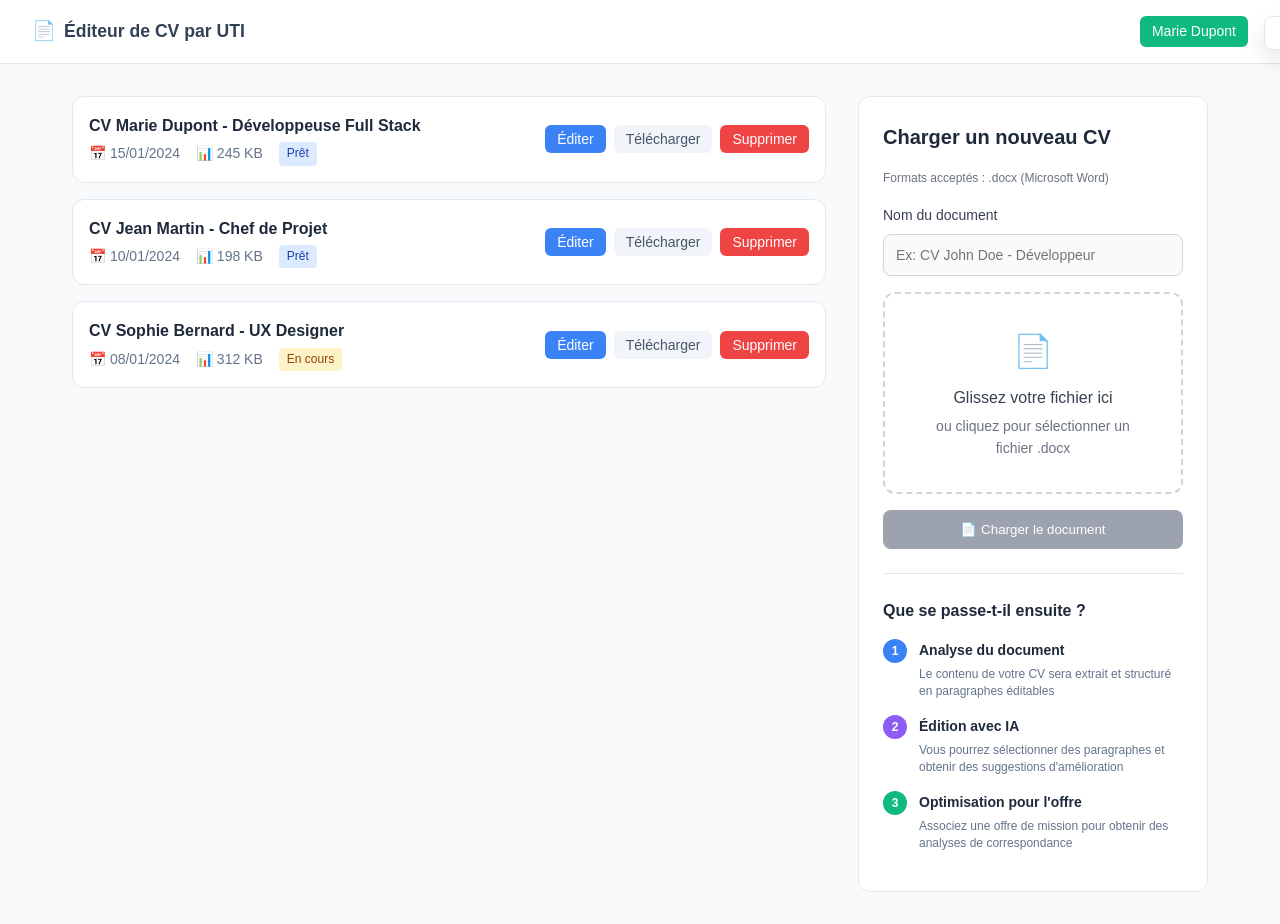
<file: cv_flask_app/dev/cvs.html>
<!DOCTYPE html>
<html lang="fr">
<head>
    <meta charset="UTF-8">
    <meta name="viewport" content="width=device-width, initial-scale=1.0">
    <title>Gestion des CVs - Éditeur de CV par UTI</title>
    <style>
        * {
            margin: 0;
            padding: 0;
            box-sizing: border-box;
        }

        body {
            font-family: -apple-system, BlinkMacSystemFont, 'Segoe UI', Roboto, sans-serif;
            background-color: #f8fafc;
            color: #334155;
            line-height: 1.6;
        }

        .header {
            background: white;
            padding: 1rem 2rem;
            border-bottom: 1px solid #e2e8f0;
            display: flex;
            justify-content: space-between;
            align-items: center;
        }

        .logo {
            display: flex;
            align-items: center;
            gap: 0.5rem;
            font-weight: 600;
            font-size: 1.1rem;
            cursor: pointer;
        }

        .logo::before {
            content: "📄";
            font-size: 1.2rem;
        }

        .user-badge {
            background: #10b981;
            color: white;
            padding: 0.25rem 0.75rem;
            border-radius: 0.375rem;
            font-weight: 500;
            font-size: 0.875rem;
        }

        .container {
            max-width: 1200px;
            margin: 0 auto;
            padding: 2rem;
        }

        .page-header {
            display: flex;
            justify-content: space-between;
            align-items: center;
            margin-bottom: 2rem;
        }

        .page-header h1 {
            font-size: 1.875rem;
            font-weight: 700;
            color: #1e293b;
        }

        .add-cv-btn {
            background: #3b82f6;
            color: white;
            padding: 0.5rem 1rem;
            border-radius: 0.5rem;
            font-weight: 500;
            cursor: pointer;
            transition: all 0.2s ease;
            border: none;
            display: flex;
            align-items: center;
            gap: 0.5rem;
        }

        .add-cv-btn:hover {
            background: #2563eb;
        }

        .cvs-grid {
            display: grid;
            grid-template-columns: 1fr 350px;
            gap: 2rem;
        }

        .cvs-list {
            display: flex;
            flex-direction: column;
            gap: 1rem;
        }

        .cv-card {
            background: white;
            border-radius: 0.75rem;
            padding: 1rem;
            border: 1px solid #e2e8f0;
            cursor: pointer;
            transition: all 0.2s ease;
            display: flex;
            justify-content: space-between;
            align-items: center;
        }

        .cv-card:hover {
            transform: translateY(-2px);
            box-shadow: 0 4px 12px rgba(0,0,0,0.05);
        }

        .cv-info {
            display: flex;
            flex-direction: column;
        }

        .cv-title {
            font-weight: 600;
            color: #1e293b;
            margin-bottom: 0.25rem;
        }

        .cv-meta {
            font-size: 0.875rem;
            color: #64748b;
            display: flex;
            gap: 1rem;
        }

        .cv-status {
            padding: 0.125rem 0.5rem;
            border-radius: 0.25rem;
            font-size: 0.75rem;
            font-weight: 500;
        }

        .cv-status.uploaded {
            background: #dcfce7;
            color: #166534;
        }

        .cv-status.processing {
            background: #fef3c7;
            color: #92400e;
        }

        .cv-status.ready {
            background: #dbeafe;
            color: #1e40af;
        }

        .cv-actions {
            display: flex;
            gap: 0.5rem;
        }

        .action-btn {
            background: #f1f5f9;
            color: #475569;
            border: none;
            padding: 0.375rem 0.75rem;
            border-radius: 0.375rem;
            font-size: 0.875rem;
            font-weight: 500;
            cursor: pointer;
            transition: all 0.2s ease;
        }

        .action-btn:hover {
            background: #e2e8f0;
        }

        .action-btn.edit {
            background: #3b82f6;
            color: white;
        }

        .action-btn.edit:hover {
            background: #2563eb;
        }

        .action-btn.delete {
            background: #ef4444;
            color: white;
        }

        .action-btn.delete:hover {
            background: #dc2626;
        }

        .upload-section {
            background: white;
            border-radius: 0.75rem;
            padding: 1.5rem;
            border: 1px solid #e2e8f0;
            position: sticky;
            top: 2rem;
        }

        .upload-section h2 {
            font-size: 1.25rem;
            font-weight: 600;
            color: #1e293b;
            margin-bottom: 1rem;
        }

        .form-group {
            display: flex;
            flex-direction: column;
            gap: 0.5rem;
            margin-bottom: 1rem;
        }

        .form-label {
            font-size: 0.875rem;
            font-weight: 500;
            color: #374151;
        }

        .form-input {
            padding: 0.75rem;
            border: 1px solid #d1d5db;
            border-radius: 0.5rem;
            font-size: 0.875rem;
            background: #f9fafb;
            color: #6b7280;
        }

        .form-input:focus {
            outline: none;
            border-color: #3b82f6;
            background: white;
        }

        .drop-zone {
            border: 2px dashed #d1d5db;
            border-radius: 0.75rem;
            padding: 2rem;
            text-align: center;
            cursor: pointer;
            transition: all 0.2s ease;
            margin-bottom: 1rem;
        }

        .drop-zone:hover {
            border-color: #3b82f6;
            background: #f8fafc;
        }

        .drop-zone.dragover {
            border-color: #3b82f6;
            background: #eff6ff;
        }

        .drop-zone-icon {
            font-size: 2rem;
            margin-bottom: 0.5rem;
        }

        .drop-zone-text {
            font-weight: 500;
            color: #374151;
            margin-bottom: 0.25rem;
        }

        .drop-zone-subtext {
            font-size: 0.875rem;
            color: #6b7280;
        }

        .upload-formats {
            font-size: 0.75rem;
            color: #6b7280;
            margin-bottom: 1rem;
        }

        .submit-btn {
            background: #3b82f6;
            color: white;
            padding: 0.75rem;
            border-radius: 0.5rem;
            font-weight: 500;
            border: none;
            cursor: pointer;
            transition: all 0.2s ease;
            display: flex;
            align-items: center;
            justify-content: center;
            gap: 0.5rem;
            width: 100%;
        }

        .submit-btn:hover {
            background: #2563eb;
        }

        .submit-btn:disabled {
            background: #9ca3af;
            cursor: not-allowed;
        }

        .next-steps {
            margin-top: 1.5rem;
            padding-top: 1.5rem;
            border-top: 1px solid #e2e8f0;
        }

        .next-steps h3 {
            font-size: 1rem;
            font-weight: 600;
            color: #1e293b;
            margin-bottom: 1rem;
        }

        .step {
            display: flex;
            gap: 0.75rem;
            margin-bottom: 1rem;
        }

        .step-number {
            background: #3b82f6;
            color: white;
            width: 1.5rem;
            height: 1.5rem;
            border-radius: 50%;
            display: flex;
            align-items: center;
            justify-content: center;
            font-size: 0.75rem;
            font-weight: 600;
            flex-shrink: 0;
        }

        .step-number.purple {
            background: #8b5cf6;
        }

        .step-number.green {
            background: #10b981;
        }

        .step-content h4 {
            font-size: 0.875rem;
            font-weight: 600;
            color: #1e293b;
            margin-bottom: 0.25rem;
        }

        .step-content p {
            font-size: 0.75rem;
            color: #64748b;
            line-height: 1.4;
        }

        .empty-state {
            text-align: center;
            padding: 3rem 1rem;
            color: #64748b;
        }

        .empty-state-icon {
            font-size: 3rem;
            margin-bottom: 1rem;
        }

        .empty-state h3 {
            font-size: 1.125rem;
            font-weight: 600;
            color: #374151;
            margin-bottom: 0.5rem;
        }

        .empty-state p {
            font-size: 0.875rem;
            max-width: 400px;
            margin: 0 auto;
        }

        .notification {
            position: fixed;
            top: 1rem;
            right: 1rem;
            background: white;
            border: 1px solid #e2e8f0;
            border-radius: 0.5rem;
            padding: 1rem;
            box-shadow: 0 10px 25px rgba(0,0,0,0.1);
            z-index: 1000;
            transform: translateX(100%);
            transition: transform 0.3s ease;
        }

        .notification.show {
            transform: translateX(0);
        }

        .notification.success {
            border-left: 4px solid #10b981;
        }

        .notification.error {
            border-left: 4px solid #ef4444;
        }

        @media (max-width: 768px) {
            .cvs-grid {
                grid-template-columns: 1fr;
            }
            
            .upload-section {
                position: static;
            }
        }
    </style>
</head>
<body>
    <div class="header">
        <div class="logo" onclick="goHome()">Éditeur de CV par UTI</div>
        <div class="user-badge">Marie Dupont</div>
    </div>

    <div class="container">
        <div class="cvs-grid">
            <div class="cvs-list" id="cvsList">
                <!-- CVs will be populated here -->
            </div>

            <div class="upload-section">
                <h2>Charger un nouveau CV</h2>
                <div class="upload-formats">Formats acceptés : .docx (Microsoft Word)</div>
                
                <div class="form-group">
                    <label class="form-label">Nom du document</label>
                    <input type="text" class="form-input" placeholder="Ex: CV John Doe - Développeur" id="documentName">
                </div>

                <div class="drop-zone" id="dropZone" onclick="triggerFileInput()">
                    <div class="drop-zone-icon">📄</div>
                    <div class="drop-zone-text">Glissez votre fichier ici</div>
                    <div class="drop-zone-subtext">ou cliquez pour sélectionner un fichier .docx</div>
                </div>

                <input type="file" id="fileInput" accept=".docx" style="display: none;">

                <button class="submit-btn" id="uploadBtn" disabled onclick="processUpload()">
                    📄 Charger le document
                </button>

                <div class="next-steps">
                    <h3>Que se passe-t-il ensuite ?</h3>
                    
                    <div class="step">
                        <div class="step-number">1</div>
                        <div class="step-content">
                            <h4>Analyse du document</h4>
                            <p>Le contenu de votre CV sera extrait et structuré en paragraphes éditables</p>
                        </div>
                    </div>

                    <div class="step">
                        <div class="step-number purple">2</div>
                        <div class="step-content">
                            <h4>Édition avec IA</h4>
                            <p>Vous pourrez sélectionner des paragraphes et obtenir des suggestions d'amélioration</p>
                        </div>
                    </div>

                    <div class="step">
                        <div class="step-number green">3</div>
                        <div class="step-content">
                            <h4>Optimisation pour l'offre</h4>
                            <p>Associez une offre de mission pour obtenir des analyses de correspondance</p>
                        </div>
                    </div>
                </div>
            </div>
        </div>
    </div>

    <div class="notification" id="notification">
        <div id="notificationMessage"></div>
    </div>

    <script>
        // Sample CV data
        let cvs = [
            {
                id: 1,
                name: "CV Marie Dupont - Développeuse Full Stack",
                uploadDate: "2024-01-15",
                status: "ready",
                size: "245 KB"
            },
            {
                id: 2,
                name: "CV Jean Martin - Chef de Projet",
                uploadDate: "2024-01-10",
                status: "ready",
                size: "198 KB"
            },
            {
                id: 3,
                name: "CV Sophie Bernard - UX Designer",
                uploadDate: "2024-01-08",
                status: "processing",
                size: "312 KB"
            }
        ];

        let selectedFile = null;

        function goHome() {
            window.location.href = 'index.html';
        }

        function scrollToUpload() {
            document.querySelector('.upload-section').scrollIntoView({ 
                behavior: 'smooth' 
            });
        }

        function renderCVs() {
            const cvsList = document.getElementById('cvsList');
            
            if (cvs.length === 0) {
                cvsList.innerHTML = `
                    <div class="empty-state">
                        <div class="empty-state-icon">📄</div>
                        <h3>Aucun CV chargé</h3>
                        <p>Commencez par charger votre premier CV pour utiliser l'éditeur IA</p>
                    </div>
                `;
                return;
            }

            cvsList.innerHTML = cvs.map(cv => `
                <div class="cv-card" onclick="editCV(${cv.id})">
                    <div class="cv-info">
                        <div class="cv-title">${cv.name}</div>
                        <div class="cv-meta">
                            <span>📅 ${formatDate(cv.uploadDate)}</span>
                            <span>📊 ${cv.size}</span>
                            <span class="cv-status ${cv.status}">${getStatusText(cv.status)}</span>
                        </div>
                    </div>
                    <div class="cv-actions" onclick="event.stopPropagation()">
                        <button class="action-btn edit" onclick="editCV(${cv.id})">Éditer</button>
                        <button class="action-btn" onclick="downloadCV(${cv.id})">Télécharger</button>
                        <button class="action-btn delete" onclick="deleteCV(${cv.id})">Supprimer</button>
                    </div>
                </div>
            `).join('');
        }

        function formatDate(dateString) {
            const date = new Date(dateString);
            return date.toLocaleDateString('fr-FR');
        }

        function getStatusText(status) {
            switch(status) {
                case 'uploaded': return 'Chargé';
                case 'processing': return 'En cours';
                case 'ready': return 'Prêt';
                default: return 'Inconnu';
            }
        }

        function editCV(cvId) {
            // Redirect to editor with CV ID
            window.location.href = `editor.html?id=${cvId}`;
        }

        function downloadCV(cvId) {
            const cv = cvs.find(c => c.id === cvId);
            if (cv) {
                showNotification(`Téléchargement de "${cv.name}" commencé`, 'success');
                // Simulate download
                setTimeout(() => {
                    showNotification(`"${cv.name}" téléchargé avec succès`, 'success');
                }, 1500);
            }
        }

        function deleteCV(cvId) {
            const cv = cvs.find(c => c.id === cvId);
            if (cv && confirm(`Êtes-vous sûr de vouloir supprimer "${cv.name}" ?`)) {
                cvs = cvs.filter(c => c.id !== cvId);
                renderCVs();
                showNotification(`"${cv.name}" supprimé avec succès`, 'success');
            }
        }

        function triggerFileInput() {
            document.getElementById('fileInput').click();
        }

        function resetUploadForm() {
            selectedFile = null;
            document.getElementById('documentName').value = '';
            document.getElementById('fileInput').value = '';
            updateUploadButton();
            updateDropZone();
        }

        function updateUploadButton() {
            const uploadBtn = document.getElementById('uploadBtn');
            const documentName = document.getElementById('documentName').value.trim();
            
            uploadBtn.disabled = !selectedFile || !documentName;
        }

        function updateDropZone() {
            const dropZone = document.getElementById('dropZone');
            const dropZoneText = dropZone.querySelector('.drop-zone-text');
            const dropZoneSubtext = dropZone.querySelector('.drop-zone-subtext');
            
            if (selectedFile) {
                dropZoneText.textContent = selectedFile.name;
                dropZoneSubtext.textContent = `${(selectedFile.size / 1024).toFixed(1)} KB - Cliquez pour changer`;
                dropZone.style.borderColor = '#10b981';
                dropZone.style.background = '#f0fdf4';
            } else {
                dropZoneText.textContent = 'Glissez votre fichier ici';
                dropZoneSubtext.textContent = 'ou cliquez pour sélectionner un fichier .docx';
                dropZone.style.borderColor = '#d1d5db';
                dropZone.style.background = '';
            }
        }

        function processUpload() {
            const documentName = document.getElementById('documentName').value.trim();
            
            if (!selectedFile || !documentName) {
                showNotification('Veuillez sélectionner un fichier et saisir un nom', 'error');
                return;
            }

            // Simulate upload process
            const uploadBtn = document.getElementById('uploadBtn');
            uploadBtn.disabled = true;
            uploadBtn.innerHTML = '⏳ Chargement en cours...';

            setTimeout(() => {
                // Add new CV to the list
                const newCV = {
                    id: Date.now(),
                    name: documentName,
                    uploadDate: new Date().toISOString().split('T')[0],
                    status: 'processing',
                    size: `${(selectedFile.size / 1024).toFixed(0)} KB`
                };

                cvs.unshift(newCV);
                renderCVs();
                resetUploadForm();
                
                uploadBtn.disabled = false;
                uploadBtn.innerHTML = '📄 Charger le document';
                
                showNotification(`"${documentName}" chargé avec succès`, 'success');

                // Simulate processing completion
                setTimeout(() => {
                    const cv = cvs.find(c => c.id === newCV.id);
                    if (cv) {
                        cv.status = 'ready';
                        renderCVs();
                        showNotification(`"${documentName}" est maintenant prêt pour l'édition`, 'success');
                    }
                }, 3000);
            }, 2000);
        }

        function showNotification(message, type = 'success') {
            const notification = document.getElementById('notification');
            const messageEl = document.getElementById('notificationMessage');
            
            messageEl.textContent = message;
            notification.className = `notification ${type}`;
            notification.classList.add('show');
            
            setTimeout(() => {
                notification.classList.remove('show');
            }, 4000);
        }

        // File input event listener
        document.getElementById('fileInput').addEventListener('change', function(e) {
            const file = e.target.files[0];
            if (file) {
                if (file.type === 'application/vnd.openxmlformats-officedocument.wordprocessingml.document') {
                    selectedFile = file;

                    // Auto-populate document name field with file name (without extension)
                    const fileName = file.name.replace(/\.[^/.]+$/, ""); // Remove file extension
                    document.getElementById('documentName').value = fileName;

                    updateDropZone();
                    updateUploadButton();
                } else {
                    showNotification('Veuillez sélectionner un fichier .docx', 'error');
                    e.target.value = '';
                }
            }
        });

        // Document name input event listener
        document.getElementById('documentName').addEventListener('input', updateUploadButton);

        // Drag and drop functionality
        const dropZone = document.getElementById('dropZone');

        dropZone.addEventListener('dragover', function(e) {
            e.preventDefault();
            dropZone.classList.add('dragover');
        });

        dropZone.addEventListener('dragleave', function(e) {
            e.preventDefault();
            dropZone.classList.remove('dragover');
        });

        dropZone.addEventListener('drop', function(e) {
            e.preventDefault();
            dropZone.classList.remove('dragover');

            const files = e.dataTransfer.files;
            if (files.length > 0) {
                const file = files[0];
                if (file.type === 'application/vnd.openxmlformats-officedocument.wordprocessingml.document') {
                    selectedFile = file;
                    document.getElementById('fileInput').files = files;

                    // Auto-populate document name field with file name (without extension)
                    const fileName = file.name.replace(/\.[^/.]+$/, ""); // Remove file extension
                    document.getElementById('documentName').value = fileName;

                    updateDropZone();
                    updateUploadButton();
                } else {
                    showNotification('Veuillez sélectionner un fichier .docx', 'error');
                }
            }
        });

        // Initialize page
        document.addEventListener('DOMContentLoaded', function() {
            renderCVs();
        });
    </script>
</body>
</html>
</file>
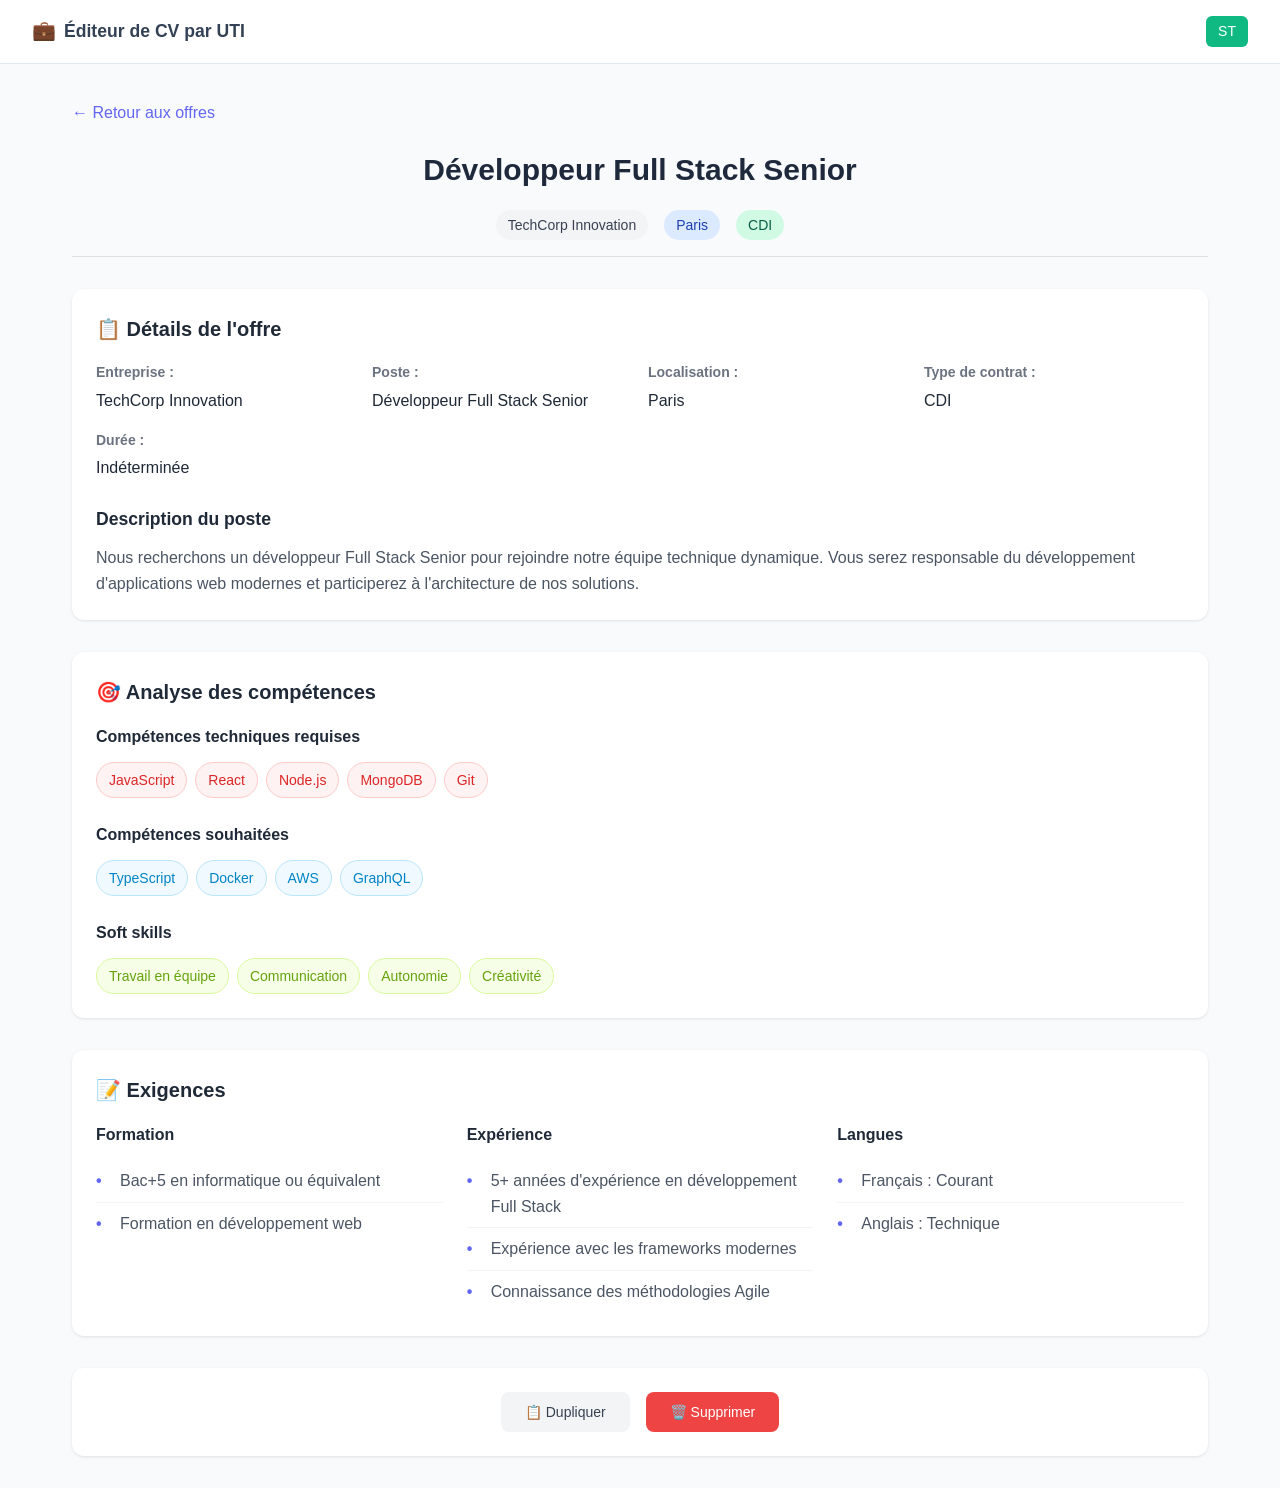
<file: cv_flask_app/dev/offer_view.html>
<!DOCTYPE html>
<html lang="fr">
<head>
    <meta charset="UTF-8">
    <meta name="viewport" content="width=device-width, initial-scale=1.0">
    <title>Visualisation de l'Offre - Éditeur de CV par UTI</title>
    <link rel="stylesheet" href="css/offers.css">
    <link rel="stylesheet" href="css/offer-view.css">
</head>
<body>
    <header class="header">
        <div class="logo" onclick="goBack()">Éditeur de CV par UTI</div>
        <div class="user-badge">ST</div>
    </header>

    <div class="container">
        <div class="page-header">
            <button class="back-btn" onclick="goBack()">← Retour aux offres</button>
            <h1 id="offerTitle">Chargement...</h1>
            <div class="offer-meta">
                <span class="company" id="offerCompany">-</span>
                <span class="location" id="offerLocation">-</span>
                <span class="contract-type" id="contractType">-</span>
            </div>
        </div>

        <div class="offer-view-content">
            <!-- Offer Details Section -->
            <div class="offer-details-section">
                <div class="section-header">
                    <h2>📋 Détails de l'offre</h2>
                </div>
                
                <div class="offer-summary">
                    <div class="summary-item">
                        <label>Entreprise :</label>
                        <span id="detailCompany">-</span>
                    </div>
                    <div class="summary-item">
                        <label>Poste :</label>
                        <span id="detailTitle">-</span>
                    </div>
                    <div class="summary-item">
                        <label>Localisation :</label>
                        <span id="detailLocation">-</span>
                    </div>
                    <div class="summary-item">
                        <label>Type de contrat :</label>
                        <span id="detailContract">-</span>
                    </div>
                    <div class="summary-item">
                        <label>Durée :</label>
                        <span id="detailDuration">-</span>
                    </div>
                </div>

                <div class="offer-description">
                    <h3>Description du poste</h3>
                    <div id="offerDescription">
                        <p>Chargement de la description...</p>
                    </div>
                </div>
            </div>

            <!-- Skills Analysis Section -->
            <div class="skills-analysis-section">
                <div class="section-header">
                    <h2>🎯 Analyse des compétences</h2>
                </div>

                <div class="skills-categories">
                    <div class="skill-category">
                        <h3>Compétences techniques requises</h3>
                        <div class="skills-list" id="technicalSkills">
                            <!-- Skills will be populated by JavaScript -->
                        </div>
                    </div>

                    <div class="skill-category">
                        <h3>Compétences souhaitées</h3>
                        <div class="skills-list" id="desiredSkills">
                            <!-- Skills will be populated by JavaScript -->
                        </div>
                    </div>

                    <div class="skill-category">
                        <h3>Soft skills</h3>
                        <div class="skills-list" id="softSkills">
                            <!-- Skills will be populated by JavaScript -->
                        </div>
                    </div>
                </div>
            </div>

            <!-- Requirements Section -->
            <div class="requirements-section">
                <div class="section-header">
                    <h2>📝 Exigences</h2>
                </div>

                <div class="requirements-content">
                    <div class="requirement-category">
                        <h3>Formation</h3>
                        <ul id="educationRequirements">
                            <!-- Requirements will be populated by JavaScript -->
                        </ul>
                    </div>

                    <div class="requirement-category">
                        <h3>Expérience</h3>
                        <ul id="experienceRequirements">
                            <!-- Requirements will be populated by JavaScript -->
                        </ul>
                    </div>

                    <div class="requirement-category">
                        <h3>Langues</h3>
                        <ul id="languageRequirements">
                            <!-- Requirements will be populated by JavaScript -->
                        </ul>
                    </div>
                </div>
            </div>

            <!-- Actions Section -->
            <div class="actions-section">
                <button class="btn btn-secondary" onclick="duplicateOffer()">
                    📋 Dupliquer
                </button>
                <button class="btn btn-danger" onclick="deleteOffer()">
                    🗑️ Supprimer
                </button>
            </div>
        </div>
    </div>

    <script src="js/offer-view.js"></script>
</body>
</html>
</file>
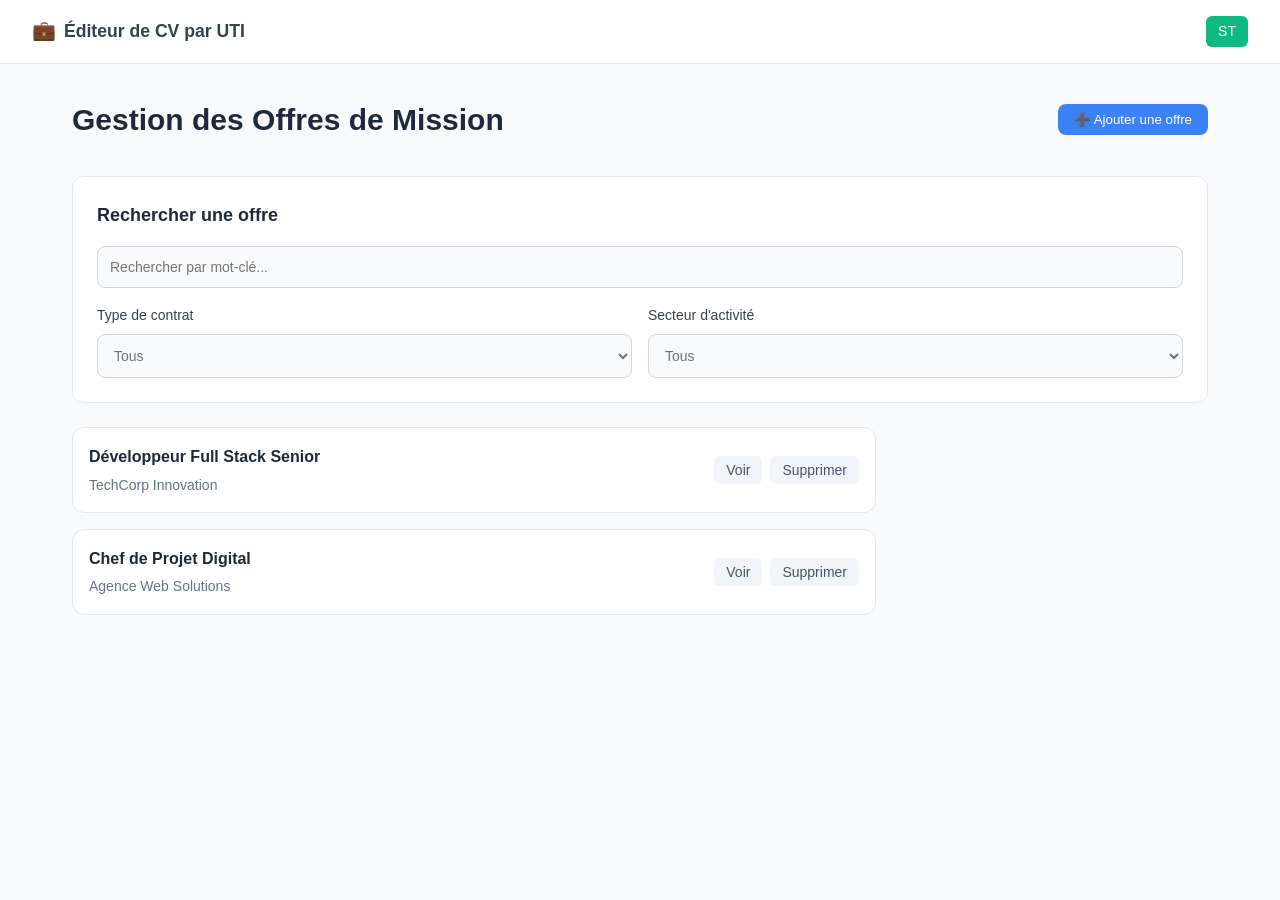
<file: cv_flask_app/dev/offers.html>
<!DOCTYPE html>
<html lang="fr">
<head>
    <meta charset="UTF-8">
    <meta name="viewport" content="width=device-width, initial-scale=1.0">
    <title>Gestion des Offres - Éditeur de CV par UTI</title>
    <link rel="stylesheet" href="css/offers.css">
</head>
<body>
    <header class="header">
        <div class="logo">
            Éditeur de CV par UTI
        </div>
        <div class="user-badge">ST</div>
    </header>

    <div class="container">
        <div class="page-header">
            <h1>Gestion des Offres de Mission</h1>
            <button class="add-offer-btn" onclick="openAddOfferModal()">
                ➕ Ajouter une offre
            </button>
        </div>

        <!-- Add Offer Modal -->
        <div class="modal-overlay" id="addOfferModal">
            <div class="modal">
                <div class="modal-header">
                    <h2>Ajouter une offre</h2>
                    <p>Importez votre document Word (.docx) pour créer une nouvelle offre de mission</p>
                </div>

                <div class="upload-section">
                    <h3>Sélectionner un document</h3>
                    <div class="upload-formats">Formats acceptés : .docx (Microsoft Word)</div>

                    <div class="file-input-container">
                        <label class="file-input-label">Nom du document</label>
                        <input type="text" class="file-input" placeholder="Ex: Offre Développeur Full Stack - TechCorp" id="documentName">
                    </div>

                    <div class="drop-zone" id="offerDropZone" onclick="triggerOfferFileInput()">
                        <div class="drop-zone-icon">📄</div>
                        <div class="drop-zone-text">Glissez votre fichier ici</div>
                        <div class="drop-zone-subtext">ou cliquez pour sélectionner un fichier .docx</div>
                    </div>

                    <input type="file" id="offerFileInput" accept=".docx" style="display: none;">
                </div>

                <div class="next-steps">
                    <h3>Que se passe-t-il ensuite ?</h3>

                    <div class="step">
                        <div class="step-number">1</div>
                        <div class="step-content">
                            <h4>Analyse du document</h4>
                            <p>Le contenu de l'offre sera extrait et structuré pour l'analyse de correspondance</p>
                        </div>
                    </div>

                    <div class="step">
                        <div class="step-number purple">2</div>
                        <div class="step-content">
                            <h4>Indexation des compétences</h4>
                            <p>Les compétences et exigences seront identifiées automatiquement</p>
                        </div>
                    </div>

                    <div class="step">
                        <div class="step-number green">3</div>
                        <div class="step-content">
                            <h4>Prête pour l'analyse</h4>
                            <p>L'offre pourra être utilisée pour optimiser les CV et calculer les correspondances</p>
                        </div>
                    </div>
                </div>

                <div class="modal-actions">
                    <button class="btn btn-secondary" onclick="closeAddOfferModal()">Annuler</button>
                    <button class="btn btn-primary" id="uploadBtn" disabled onclick="processOfferUpload()">
                        📄 Ajouter l'offre
                    </button>
                </div>
            </div>
        </div>

        <div class="search-filter">
            <h2>Rechercher une offre</h2>
            <input type="text" class="search-input" placeholder="Rechercher par mot-clé...">
            <div class="filters">
                <div class="filter-group">
                    <label class="filter-label" for="type">Type de contrat</label>
                    <select class="filter-select" id="type">
                        <option>Tous</option>
                        <option>CDD</option>
                        <option>CDI</option>
                        <option>Freelance</option>
                    </select>
                </div>
                <div class="filter-group">
                    <label class="filter-label" for="secteur">Secteur d'activité</label>
                    <select class="filter-select" id="secteur">
                        <option>Tous</option>
                        <option>Informatique</option>
                        <option>Marketing</option>
                        <option>Finance</option>
                    </select>
                </div>
            </div>
        </div>

        <div class="offers-grid">
            <div class="offers-list" id="offersList">
                <!-- Offers will be dynamically added here -->
                <div class="offer-card">
                    <div class="offer-info">
                        <div class="offer-title">Développeur Full Stack Senior</div>
                        <div class="offer-company">TechCorp Innovation</div>
                    </div>
                    <div class="offer-actions">
                        <button class="action-btn" onclick="viewOffer(1)">Voir</button>
                        <button class="action-btn">Supprimer</button>
                    </div>
                </div>
                <div class="offer-card">
                    <div class="offer-info">
                        <div class="offer-title">Chef de Projet Digital</div>
                        <div class="offer-company">Agence Web Solutions</div>
                    </div>
                    <div class="offer-actions">
                        <button class="action-btn" onclick="viewOffer(2)">Voir</button>
                        <button class="action-btn">Supprimer</button>
                    </div>
                </div>
            </div>

            <div class="add-offer-form" id="addOfferForm">
                <h2>Ajouter une nouvelle offre</h2>
                <div class="form-group">
                    <label class="form-label" for="jobTitle">Intitulé du poste</label>
                    <input type="text" id="jobTitle" class="form-input" placeholder="Ex: Développeur Frontend">
                </div>
                <div class="form-group">
                    <label class="form-label" for="company">Entreprise</label>
                    <input type="text" id="company" class="form-input" placeholder="Ex: TechCorp">
                </div>
                <div class="form-group">
                    <label class="form-label" for="location">Localisation</label>
                    <input type="text" id="location" class="form-input" placeholder="Ex: Paris">
                </div>
                <div class="form-group">
                    <label class="form-label" for="duration">Durée</label>
                    <input type="text" id="duration" class="form-input" placeholder="Ex: 6 mois">
                </div>
                <div class="form-group">
                    <label class="form-label" for="description">Description</label>
                    <textarea id="description" class="form-input" rows="4" placeholder="Décrire les missions..."></textarea>
                </div>
                <button class="submit-btn" onclick="addNewOffer()">Ajouter l'offre</button>
            </div>
        </div>
    </div>

    <script src="js/offers.js"></script>
</body>
</html>
</file>
<file: cv_flask_app/dev/css/offers.css>
* {
    margin: 0;
    padding: 0;
    box-sizing: border-box;
}

body {
    font-family: -apple-system, BlinkMacSystemFont, 'Segoe UI', Roboto, sans-serif;
    background-color: #f8fafc;
    color: #334155;
    line-height: 1.6;
}

.header {
    background: white;
    padding: 1rem 2rem;
    border-bottom: 1px solid #e2e8f0;
    display: flex;
    justify-content: space-between;
    align-items: center;
}

.logo {
    display: flex;
    align-items: center;
    gap: 0.5rem;
    font-weight: 600;
    font-size: 1.1rem;
    cursor: pointer;
}

.logo::before {
    content: "💼";
    font-size: 1.2rem;
}

.user-badge {
    background: #10b981;
    color: white;
    padding: 0.25rem 0.75rem;
    border-radius: 0.375rem;
    font-weight: 500;
    font-size: 0.875rem;
}

.container {
    max-width: 1200px;
    margin: 0 auto;
    padding: 2rem;
}

.page-header {
    display: flex;
    justify-content: space-between;
    align-items: center;
    margin-bottom: 2rem;
}

.page-header h1 {
    font-size: 1.875rem;
    font-weight: 700;
    color: #1e293b;
}

.add-offer-btn {
    background: #3b82f6;
    color: white;
    padding: 0.5rem 1rem;
    border-radius: 0.5rem;
    font-weight: 500;
    cursor: pointer;
    transition: all 0.2s ease;
    border: none;
    display: flex;
    align-items: center;
    gap: 0.5rem;
}

.add-offer-btn:hover {
    background: #2563eb;
}

.offers-grid {
    display: grid;
    grid-template-columns: 1fr 300px;
    gap: 2rem;
}

.offers-list {
    display: flex;
    flex-direction: column;
    gap: 1rem;
}

.offer-card {
    background: white;
    border-radius: 0.75rem;
    padding: 1rem;
    border: 1px solid #e2e8f0;
    cursor: pointer;
    transition: all 0.2s ease;
    display: flex;
    justify-content: space-between;
    align-items: center;
}

.offer-card:hover {
    transform: translateY(-2px);
    box-shadow: 0 4px 12px rgba(0,0,0,0.05);
}

.offer-info {
    display: flex;
    flex-direction: column;
}

.offer-title {
    font-weight: 600;
    color: #1e293b;
    margin-bottom: 0.25rem;
}

.offer-company {
    font-size: 0.875rem;
    color: #64748b;
}

.offer-actions {
    display: flex;
    gap: 0.5rem;
}

.action-btn {
    background: #f1f5f9;
    color: #475569;
    border: none;
    padding: 0.375rem 0.75rem;
    border-radius: 0.375rem;
    font-size: 0.875rem;
    font-weight: 500;
    cursor: pointer;
    transition: all 0.2s ease;
}

.action-btn:hover {
    background: #e2e8f0;
}

.add-offer-form {
    background: white;
    border-radius: 0.75rem;
    padding: 1.5rem;
    border: 1px solid #e2e8f0;
    display: none;
    flex-direction: column;
    gap: 1rem;
}

.form-group {
    display: flex;
    flex-direction: column;
    gap: 0.5rem;
    margin-bottom: 1rem;
}

.form-label {
    font-size: 0.875rem;
    font-weight: 500;
    color: #374151;
}

.form-input {
    padding: 0.75rem;
    border: 1px solid #d1d5db;
    border-radius: 0.5rem;
    font-size: 0.875rem;
    background: #f9fafb;
    color: #6b7280;
}

.form-input:focus {
    outline: none;
    border-color: #3b82f6;
    background: white;
}

.submit-btn {
    background: #3b82f6;
    color: white;
    padding: 0.75rem;
    border-radius: 0.5rem;
    font-weight: 500;
    border: none;
    cursor: pointer;
    transition: all 0.2s ease;
    display: flex;
    align-items: center;
    justify-content: center;
    gap: 0.5rem;
}

.submit-btn:hover {
    background: #2563eb;
}

.search-filter {
    background: white;
    border-radius: 0.75rem;
    padding: 1.5rem;
    border: 1px solid #e2e8f0;
    margin-bottom: 1.5rem;
}

.search-filter h2 {
    font-size: 1.125rem;
    font-weight: 600;
    color: #1e293b;
    margin-bottom: 1rem;
}

.search-input {
    width: 100%;
    padding: 0.75rem;
    border: 1px solid #d1d5db;
    border-radius: 0.5rem;
    font-size: 0.875rem;
    background: #f9fafb;
    color: #6b7280;
}

.search-input:focus {
    outline: none;
    border-color: #3b82f6;
    background: white;
}

.filters {
    display: grid;
    grid-template-columns: 1fr 1fr;
    gap: 1rem;
    margin-top: 1rem;
}

.filter-group {
    display: flex;
    flex-direction: column;
    gap: 0.5rem;
}

.filter-label {
    font-size: 0.875rem;
    font-weight: 500;
    color: #374151;
}

.filter-select {
    padding: 0.75rem;
    border: 1px solid #d1d5db;
    border-radius: 0.5rem;
    font-size: 0.875rem;
    background: #f9fafb;
    color: #6b7280;
}

.filter-select:focus {
    outline: none;
    border-color: #3b82f6;
    background: white;
}

/* Modal Styles */
.modal-overlay {
    position: fixed;
    top: 0;
    left: 0;
    right: 0;
    bottom: 0;
    background: rgba(0, 0, 0, 0.5);
    display: flex;
    align-items: center;
    justify-content: center;
    z-index: 1000;
    opacity: 0;
    visibility: hidden;
    transition: all 0.3s ease;
}

.modal-overlay.active {
    opacity: 1;
    visibility: visible;
}

.modal {
    background: white;
    border-radius: 1rem;
    padding: 2rem;
    width: 90%;
    max-width: 500px;
    box-shadow: 0 20px 25px -5px rgba(0, 0, 0, 0.1);
    transform: scale(0.9);
    transition: transform 0.3s ease;
}

.modal-overlay.active .modal {
    transform: scale(1);
}

.modal-header {
    text-align: center;
    margin-bottom: 1.5rem;
}

.modal-header h2 {
    font-size: 1.5rem;
    font-weight: 600;
    color: #1e293b;
    margin-bottom: 0.5rem;
}

.modal-header p {
    color: #64748b;
    font-size: 0.875rem;
}

.upload-section {
    margin-bottom: 2rem;
}

.upload-section h3 {
    font-size: 1.125rem;
    font-weight: 600;
    color: #1e293b;
    margin-bottom: 0.5rem;
    display: flex;
    align-items: center;
    gap: 0.5rem;
}

.upload-section h3::before {
    content: "📄";
}

.upload-formats {
    font-size: 0.875rem;
    color: #64748b;
    margin-bottom: 1rem;
}

.file-input-container {
    margin-bottom: 1.5rem;
}

.file-input-label {
    display: block;
    font-size: 0.875rem;
    font-weight: 500;
    color: #374151;
    margin-bottom: 0.5rem;
}

.file-input {
    width: 100%;
    padding: 0.75rem;
    border: 1px solid #d1d5db;
    border-radius: 0.5rem;
    font-size: 0.875rem;
    background: #f9fafb;
    color: #6b7280;
}

.file-input:focus {
    outline: none;
    border-color: #3b82f6;
    background: white;
}

.drop-zone {
    border: 2px dashed #d1d5db;
    border-radius: 0.75rem;
    padding: 2rem;
    text-align: center;
    margin-bottom: 1rem;
    transition: all 0.2s ease;
    cursor: pointer;
}

.drop-zone:hover, .drop-zone.dragover {
    border-color: #3b82f6;
    background: #f0f9ff;
}

.drop-zone-icon {
    font-size: 2rem;
    margin-bottom: 0.5rem;
}

.drop-zone-text {
    color: #6b7280;
    font-size: 0.875rem;
}

.drop-zone-subtext {
    color: #9ca3af;
    font-size: 0.75rem;
    margin-top: 0.25rem;
}

.next-steps {
    background: #f8fafc;
    border-radius: 0.75rem;
    padding: 1.5rem;
    margin-bottom: 2rem;
}

.next-steps h3 {
    font-size: 1.125rem;
    font-weight: 600;
    color: #1e293b;
    margin-bottom: 1rem;
}

.step {
    display: flex;
    align-items: flex-start;
    gap: 0.75rem;
    margin-bottom: 1rem;
}

.step:last-child {
    margin-bottom: 0;
}

.step-number {
    width: 1.5rem;
    height: 1.5rem;
    background: #3b82f6;
    color: white;
    border-radius: 50%;
    display: flex;
    align-items: center;
    justify-content: center;
    font-size: 0.75rem;
    font-weight: 600;
    flex-shrink: 0;
    margin-top: 0.125rem;
}

.step-number.purple { background: #8b5cf6; }
.step-number.green { background: #10b981; }

.step-content h4 {
    font-weight: 600;
    color: #1e293b;
    margin-bottom: 0.25rem;
}

.step-content p {
    color: #64748b;
    font-size: 0.875rem;
}

.modal-actions {
    display: flex;
    gap: 1rem;
    justify-content: flex-end;
}

.btn {
    padding: 0.75rem 1.5rem;
    border-radius: 0.5rem;
    font-weight: 500;
    cursor: pointer;
    transition: all 0.2s ease;
    border: none;
    font-size: 0.875rem;
}

.btn-secondary {
    background: #f1f5f9;
    color: #475569;
}

.btn-secondary:hover {
    background: #e2e8f0;
}

.btn-primary {
    background: #3b82f6;
    color: white;
    display: flex;
    align-items: center;
    gap: 0.5rem;
}

.btn-primary:hover {
    background: #2563eb;
}

.btn-primary:disabled {
    background: #94a3b8;
    cursor: not-allowed;
}

@media (max-width: 768px) {
    .offers-grid {
        grid-template-columns: 1fr;
    }

    .filters {
        grid-template-columns: 1fr;
    }

    .add-offer-form {
        display: none;
    }
}
</file>
<file: cv_flask_app/dev/css/offer-view.css>
.page-header {
    display: flex;
    flex-direction: column;
    gap: 1rem;
    margin-bottom: 2rem;
    padding-bottom: 1rem;
    border-bottom: 1px solid #e0e0e0;
}

.back-btn {
    align-self: flex-start;
    background: none;
    border: none;
    color: #6366f1;
    font-size: 1rem;
    cursor: pointer;
    padding: 0.5rem 0;
    transition: color 0.2s;
}

.back-btn:hover {
    color: #4f46e5;
}

.offer-meta {
    display: flex;
    gap: 1rem;
    flex-wrap: wrap;
}

.offer-meta span {
    padding: 0.25rem 0.75rem;
    border-radius: 20px;
    font-size: 0.875rem;
    font-weight: 500;
}

.company {
    background-color: #f3f4f6;
    color: #374151;
}

.location {
    background-color: #dbeafe;
    color: #1e40af;
}

.contract-type {
    background-color: #d1fae5;
    color: #065f46;
}

.offer-view-content {
    display: flex;
    flex-direction: column;
    gap: 2rem;
}

.section-header {
    margin-bottom: 1rem;
}

.section-header h2 {
    color: #1f2937;
    font-size: 1.25rem;
    font-weight: 600;
}

/* Offer Details Section */
.offer-details-section {
    background: white;
    border-radius: 12px;
    padding: 1.5rem;
    box-shadow: 0 1px 3px rgba(0, 0, 0, 0.1);
}

.offer-summary {
    display: grid;
    grid-template-columns: repeat(auto-fit, minmax(250px, 1fr));
    gap: 1rem;
    margin-bottom: 1.5rem;
}

.summary-item {
    display: flex;
    flex-direction: column;
    gap: 0.25rem;
}

.summary-item label {
    font-weight: 600;
    color: #6b7280;
    font-size: 0.875rem;
}

.summary-item span {
    color: #1f2937;
    font-weight: 500;
}

.offer-description h3 {
    color: #1f2937;
    margin-bottom: 0.75rem;
    font-size: 1.1rem;
}

.offer-description p {
    color: #4b5563;
    line-height: 1.6;
}

/* Skills Analysis Section */
.skills-analysis-section {
    background: white;
    border-radius: 12px;
    padding: 1.5rem;
    box-shadow: 0 1px 3px rgba(0, 0, 0, 0.1);
}

.skills-categories {
    display: flex;
    flex-direction: column;
    gap: 1.5rem;
}

.skill-category h3 {
    color: #1f2937;
    margin-bottom: 0.75rem;
    font-size: 1rem;
    font-weight: 600;
}

.skills-list {
    display: flex;
    flex-wrap: wrap;
    gap: 0.5rem;
}

.skill-tag {
    padding: 0.375rem 0.75rem;
    border-radius: 20px;
    font-size: 0.875rem;
    font-weight: 500;
    border: 1px solid;
}

.skill-tag.required {
    background-color: #fef2f2;
    color: #dc2626;
    border-color: #fecaca;
}

.skill-tag.desired {
    background-color: #f0f9ff;
    color: #0284c7;
    border-color: #bae6fd;
}

.skill-tag.soft {
    background-color: #f7fee7;
    color: #65a30d;
    border-color: #d9f99d;
}

/* Requirements Section */
.requirements-section {
    background: white;
    border-radius: 12px;
    padding: 1.5rem;
    box-shadow: 0 1px 3px rgba(0, 0, 0, 0.1);
}

.requirements-content {
    display: grid;
    grid-template-columns: repeat(auto-fit, minmax(300px, 1fr));
    gap: 1.5rem;
}

.requirement-category h3 {
    color: #1f2937;
    margin-bottom: 0.75rem;
    font-size: 1rem;
    font-weight: 600;
}

.requirement-category ul {
    list-style: none;
    padding: 0;
    margin: 0;
}

.requirement-category li {
    padding: 0.5rem 0;
    color: #4b5563;
    border-bottom: 1px solid #f3f4f6;
    position: relative;
    padding-left: 1.5rem;
}

.requirement-category li:before {
    content: "•";
    color: #6366f1;
    font-weight: bold;
    position: absolute;
    left: 0;
}

.requirement-category li:last-child {
    border-bottom: none;
}

/* Actions Section */
.actions-section {
    display: flex;
    gap: 1rem;
    justify-content: center;
    padding: 1.5rem;
    background: white;
    border-radius: 12px;
    box-shadow: 0 1px 3px rgba(0, 0, 0, 0.1);
}

.btn {
    padding: 0.75rem 1.5rem;
    border: none;
    border-radius: 8px;
    font-weight: 500;
    cursor: pointer;
    transition: all 0.2s;
    display: flex;
    align-items: center;
    gap: 0.5rem;
}

.btn-primary {
    background-color: #6366f1;
    color: white;
}

.btn-primary:hover {
    background-color: #4f46e5;
}

.btn-secondary {
    background-color: #f3f4f6;
    color: #374151;
}

.btn-secondary:hover {
    background-color: #e5e7eb;
}

.btn-danger {
    background-color: #ef4444;
    color: white;
}

.btn-danger:hover {
    background-color: #dc2626;
}

/* Responsive Design */
@media (max-width: 768px) {
    .offer-meta {
        flex-direction: column;
        align-items: flex-start;
    }
    
    .requirements-content {
        grid-template-columns: 1fr;
    }
    
    .actions-section {
        flex-direction: column;
    }
    
    .btn {
        justify-content: center;
    }
}
</file>
